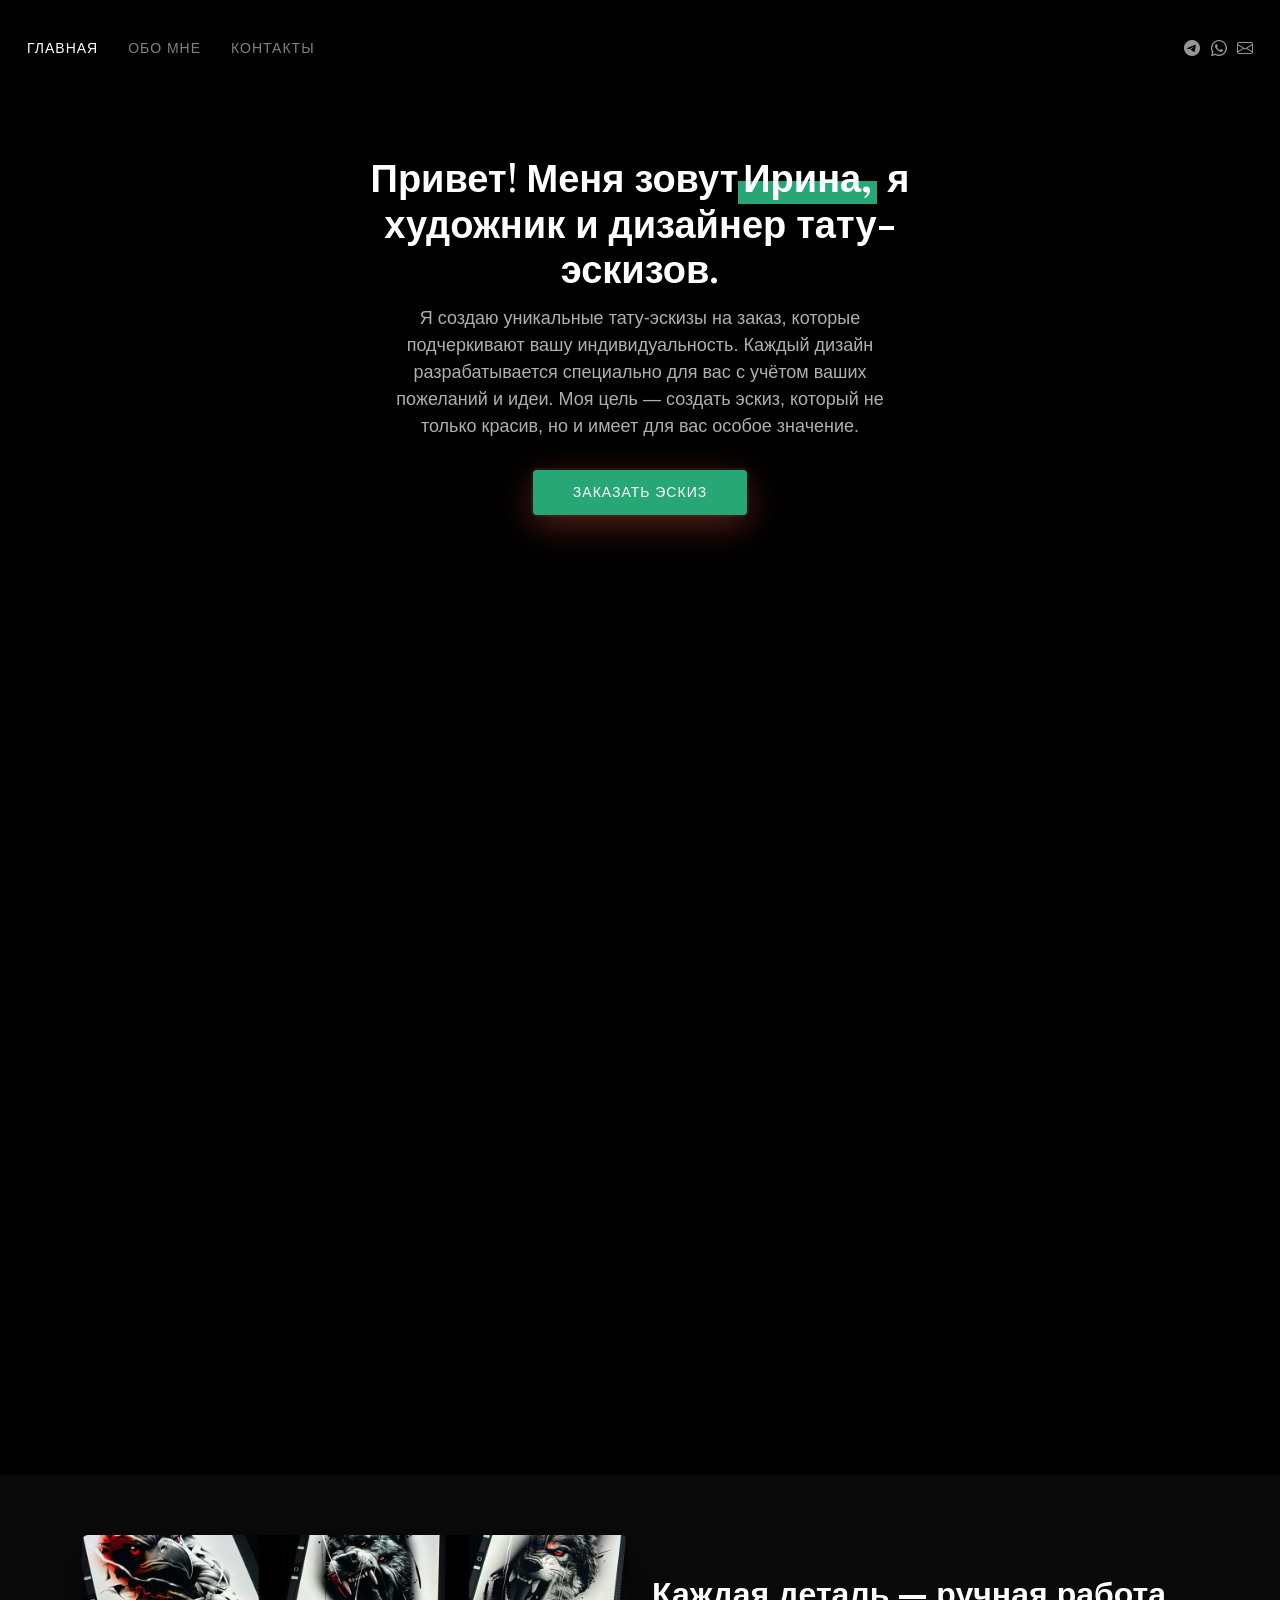
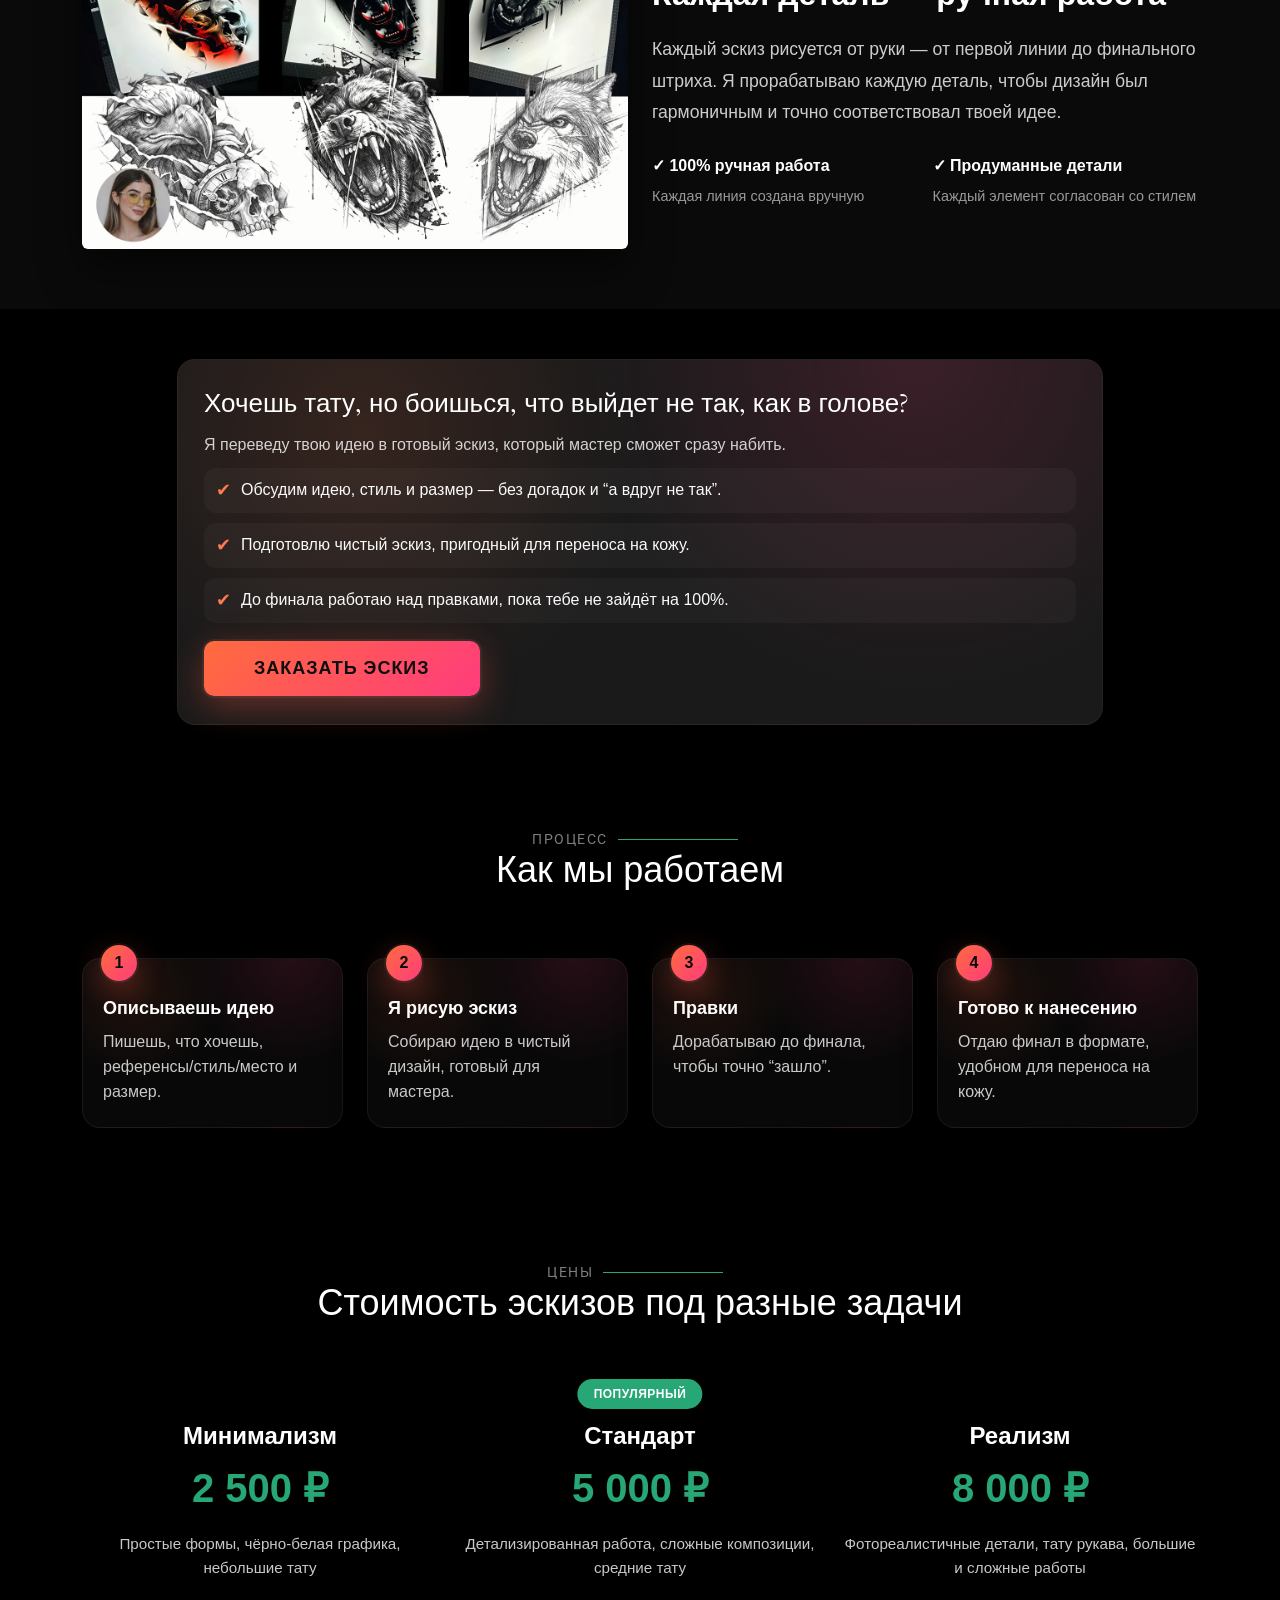
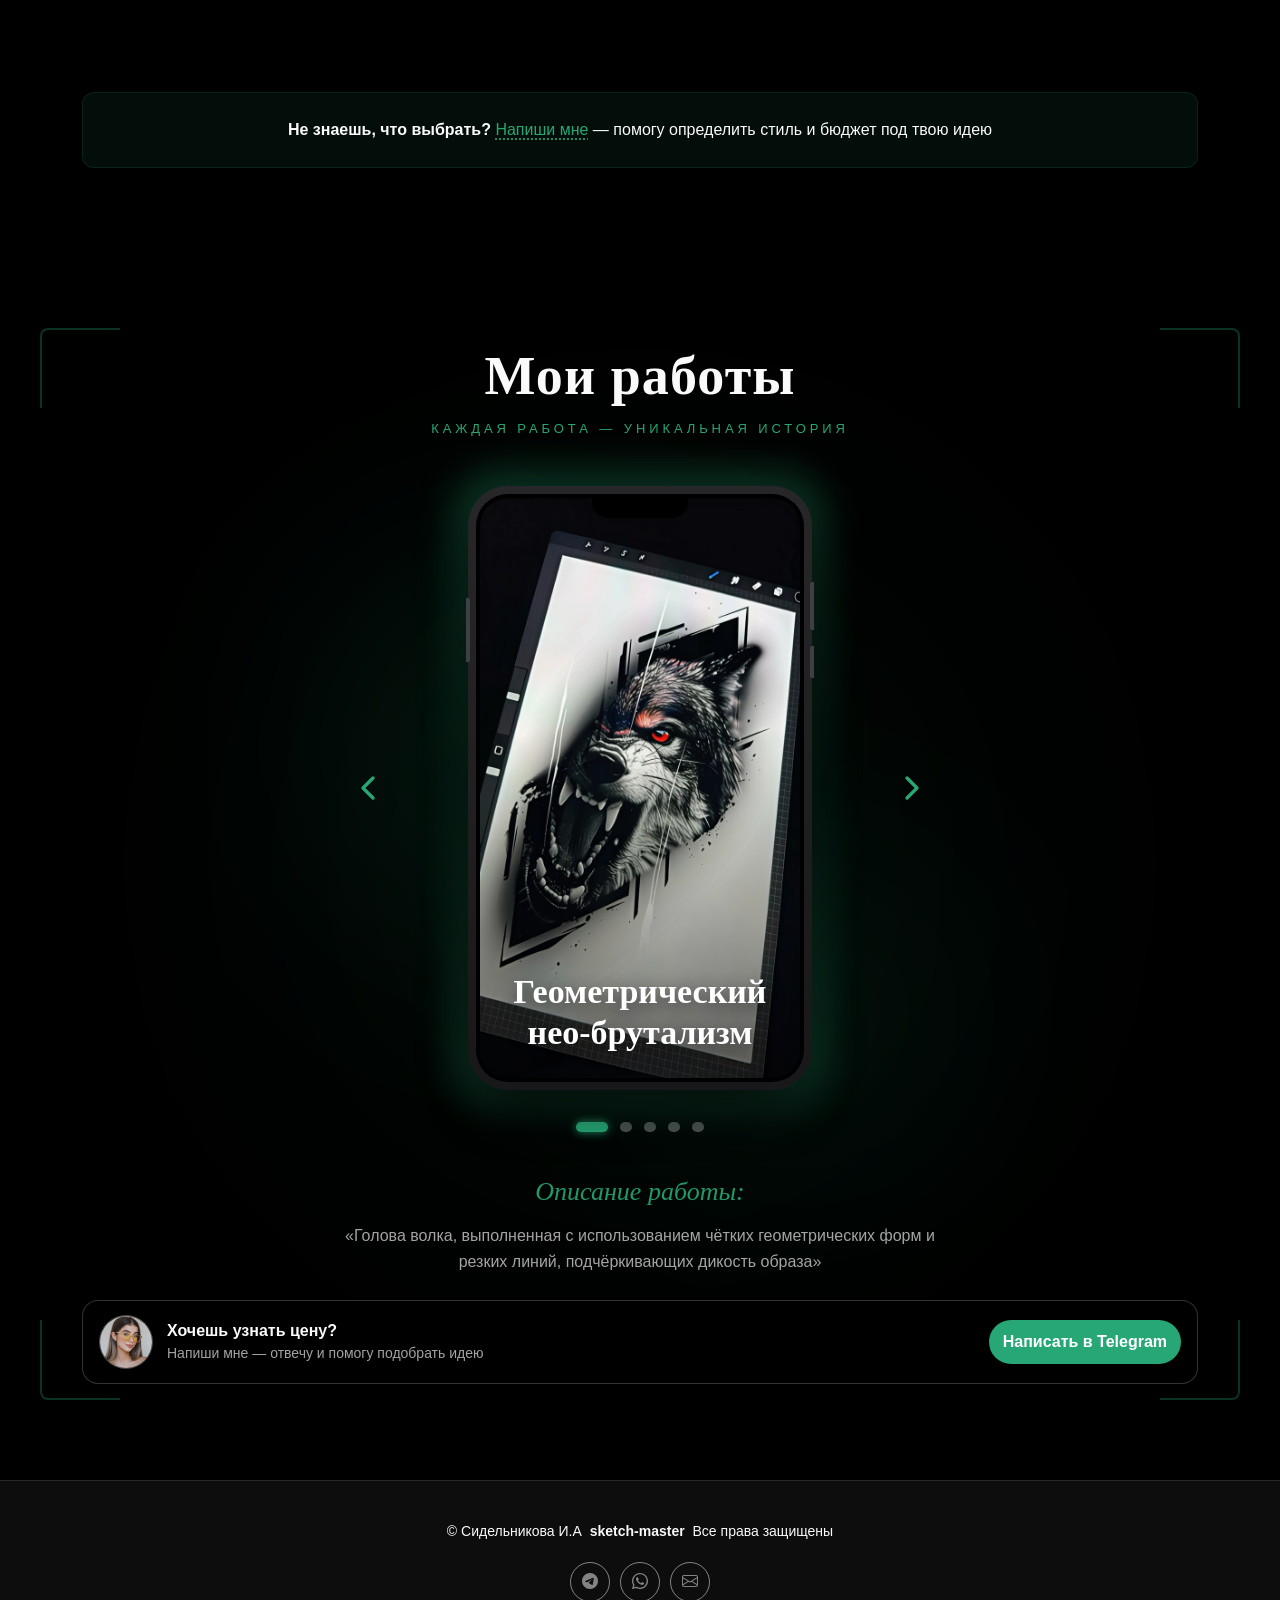
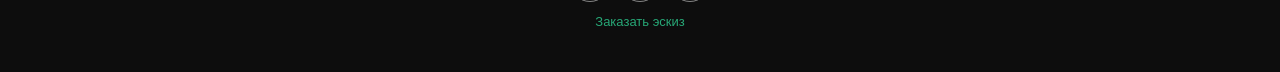
<file: index.html>
<!DOCTYPE html>
<html lang="ru">

<head>
  <meta charset="utf-8">
  <meta content="width=device-width, initial-scale=1.0" name="viewport">
  <title>sketch-master — Эскизы на заказ</title>
  <meta name="description" content="Профессиональные тату-эскизы на заказ. Уникальные дизайны, разработанные специально для вас с учётом ваших пожеланий.">
  <meta name="keywords" content="тату эскизы, эскизы на заказ, дизайн тату, татуировки, художник тату">

  <!-- DNS prefetch for external resources -->
  <link rel="dns-prefetch" href="//fonts.googleapis.com">
  <link rel="dns-prefetch" href="//fonts.gstatic.com">
  <link rel="dns-prefetch" href="//mc.yandex.ru">

  <!-- Favicons -->
  <link href="assets/img/favicon.png" rel="icon" type="image/png">
  <link href="assets/img/favicon.png" rel="shortcut icon" type="image/png">
  <link href="assets/img/apple-touch-icon.png" rel="apple-touch-icon">
  
  <!-- Яндекс Директ и Open Graph -->
  <meta property="og:title" content="sketch-master — Эскизы на заказ">
  <meta property="og:description" content="Профессиональные тату-эскизы на заказ. Уникальные дизайны, разработанные специально для вас.">
  <meta property="og:image" content="https://sketch-master.ru/assets/img/logo.png">
  <meta property="og:url" content="https://sketch-master.ru/">
  <meta property="og:type" content="website">
  <meta property="og:site_name" content="sketch-master">
  <meta property="og:locale" content="ru_RU">
  
  <!-- Twitter Card -->
  <meta name="twitter:card" content="summary_large_image">
  <meta name="twitter:title" content="sketch-master — Эскизы на заказ">
  <meta name="twitter:description" content="Профессиональные тату-эскизы на заказ">
  <meta name="twitter:image" content="https://sketch-master.ru/assets/img/logo.png">
  
  <!-- Дополнительные размеры иконок для лучшей совместимости -->
  <link rel="icon" type="image/png" sizes="16x16" href="assets/img/favicon.png">
  <link rel="icon" type="image/png" sizes="32x32" href="assets/img/favicon.png">
  <link rel="icon" type="image/png" sizes="96x96" href="assets/img/favicon.png">
  <link rel="icon" type="image/png" sizes="192x192" href="assets/img/favicon.png">

  <!-- Fonts - optimized -->
  <link rel="preconnect" href="https://fonts.googleapis.com">
  <link rel="preconnect" href="https://fonts.gstatic.com" crossorigin>
  <link rel="preload" href="https://fonts.googleapis.com/css2?family=Roboto:wght@300;400;500;700&family=Cardo:wght@400;700&display=swap" as="style" onload="this.onload=null;this.rel='stylesheet'">
  <noscript><link href="https://fonts.googleapis.com/css2?family=Roboto:wght@300;400;500;700&family=Cardo:wght@400;700&display=swap" rel="stylesheet"></noscript>

  <!-- Critical CSS preload -->
  <link rel="preload" href="assets/vendor/bootstrap/css/bootstrap.min.css" as="style">
  <link rel="preload" href="assets/css/main.css?v=2.2" as="style">

  <!-- Vendor CSS Files -->
  <link href="assets/vendor/bootstrap/css/bootstrap.min.css" rel="stylesheet">
  <link href="assets/vendor/bootstrap-icons/bootstrap-icons.css" rel="stylesheet">
  <link href="assets/vendor/aos/aos.css" rel="stylesheet">
  <link href="assets/vendor/glightbox/css/glightbox.min.css" rel="stylesheet">
  <link href="assets/vendor/swiper/swiper-bundle.min.css" rel="stylesheet">

  <!-- Main CSS File -->
  <link href="assets/css/main.css?v=2.2" rel="stylesheet">
</head>

<!-- Yandex.Metrika counter -->
<script type="text/javascript">
    (function(m,e,t,r,i,k,a){
        m[i]=m[i]||function(){(m[i].a=m[i].a||[]).push(arguments)};
        m[i].l=1*new Date();
        for (var j = 0; j < document.scripts.length; j++) {if (document.scripts[j].src === r) { return; }}
        k=e.createElement(t),a=e.getElementsByTagName(t)[0],k.async=1,k.src=r,a.parentNode.insertBefore(k,a)
    })(window, document,'script','https://mc.yandex.ru/metrika/tag.js?id=106117894', 'ym');

    ym(106117894, 'init', {ssr:true, webvisor:true, clickmap:true, ecommerce:"dataLayer", accurateTrackBounce:true, trackLinks:true});
</script>
<noscript><div><img src="https://mc.yandex.ru/watch/106117894" style="position:absolute; left:-9999px;" alt="" /></div></noscript>
<!-- /Yandex.Metrika counter -->


<body class="index-page">

  <header id="header" class="header d-flex align-items-center sticky-top">
    <div class="container-fluid position-relative d-flex align-items-center justify-content-between">
      <nav id="navmenu" class="navmenu">
        <ul>
          <li><a href="https://sketch-master.ru/" class="active">Главная<br></a></li>
          <li><a href="https://sketch-master.ru/about.html">Обо мне</a></li>
          <li><a href="https://sketch-master.ru/contact.html">Контакты</a></li>
        </ul>
        <i class="mobile-nav-toggle d-xl-none bi bi-list"></i>
      </nav>

      <div class="header-social-links">
        <a href="#" class="facebook" onclick="showMessengerConfirmation('telegram'); return false;"><i class="bi bi-facebook"></i></a>
        <a href="#" class="whatsapp" onclick="showMessengerConfirmation('whatsapp'); return false;"><i class="bi bi-whatsapp"></i></a>
        <a href="mailto:maafik@66.ru" class="instagram"><i class="bi bi-instagram"></i></a>
      </div>

    </div>
  </header>
  
  <main class="main">

    <!-- Hero Section -->
    <section id="hero" class="hero section">

      <div class="container">
        <div class="row justify-content-center">
          <div class="col-lg-6 text-center" data-aos="fade-up" data-aos-delay="100">
            <h2><span>Привет! Меня зовут</span><span class="underlight">Ирина,</span><span> я художник и дизайнер тату-эскизов.</span></h2>
            <p>Я создаю уникальные тату-эскизы на заказ, которые подчеркивают вашу индивидуальность. Каждый дизайн разрабатывается специально для вас с учётом ваших пожеланий и идеи. Моя цель — создать эскиз, который не только красив, но и имеет для вас особое значение.</p>
            <div>
              <a class="btn-get-started order-trigger" href="#order">Заказать эскиз<br></a>
            </div>
            
          </div>
        </div>
      </div>
    </section><!-- /Hero Section -->
    <section id="video-hero" class="video-hero" style="position: relative; height: 100vh; overflow: hidden;">
      <video autoplay muted loop playsinline preload="metadata"
        style="
          position: absolute;
          top: 50%;
          left: 50%;
          height: 100%;
          transform: translate(-50%, -50%);
          object-fit: contain;
          pointer-events: none;
          user-select: none;
        "
        id="background-video"
        oncontextmenu="return false;"
        onselectstart="return false;"
        ondragstart="return false;"
      >
        <source src="assets/vid/123.mp4" type="video/mp4">
      </video>
    </section>
    
    
    <script>
      // Загружаем видео после загрузки страницы с задержкой
      window.addEventListener('load', function() {
        setTimeout(function() {
          const video = document.getElementById("background-video");
          if (video) {
            video.load(); // Загружаем видео
            video.playbackRate = 0.7; // Уменьшаем скорость видео
          }
        }, 1000); // Задержка 1 секунда после загрузки страницы
      });
    </script>

    <!-- Handmade Section -->
    <section class="section" style="padding: 60px 0; background: #0a0a0a;">
      <div class="container" data-aos="fade-up" data-aos-delay="100">
        <div class="row align-items-center justify-content-center">
          <div class="col-lg-6">
            <div class="handmade-image-wrapper">
              <img id="handmadeImage" src="" alt="Ручная работа эскиза" class="img-fluid rounded" style="width: 100%; height: auto; box-shadow: 0 20px 40px rgba(0,0,0,0.5);" draggable="false" oncontextmenu="return false;" onselectstart="return false;" ondragstart="return false;">
            </div>
          </div>
          <div class="col-lg-6">
            <div class="handmade-content">
              <h3 style="color: #fff; font-size: 2rem; margin-bottom: 20px; font-weight: 700;">Каждая деталь — ручная работа</h3>
              <p style="color: #ccc; font-size: 1.1rem; line-height: 1.8; margin-bottom: 25px;">
                Каждый эскиз рисуется от руки — от первой линии до финального штриха. Я прорабатываю каждую деталь, чтобы дизайн был гармоничным и точно соответствовал твоей идее.
              </p>
              <div style="display: flex; gap: 15px; flex-wrap: wrap;">
                <div style="flex: 1; min-width: 200px;">
                  <div style="color: #fff; font-weight: 600; margin-bottom: 8px;">✓ 100% ручная работа</div>
                  <div style="color: #999; font-size: 0.9rem;">Каждая линия создана вручную</div>
                </div>
                <div style="flex: 1; min-width: 200px;">
                  <div style="color: #fff; font-weight: 600; margin-bottom: 8px;">✓ Продуманные детали</div>
                  <div style="color: #999; font-size: 0.9rem;">Каждый элемент согласован со стилем</div>
                </div>
              </div>
            </div>
          </div>
        </div>
      </div>
    </section>

    <!-- Gallery Section -->
    <section class="section" style="padding: 50px 0;">
      <div class="container" data-aos="fade-up" data-aos-delay="80">
        <div class="row justify-content-center">
          <div class="col-lg-10">
            <div class="pain-block">
              <h3>Хочешь тату, но боишься, что выйдет не так, как в голове?</h3>
              <p>Я переведу твою идею в готовый эскиз, который мастер сможет сразу набить.</p>
              <ul class="pain-bullets">
                <li><span class="icon">✔</span><span>Обсудим идею, стиль и размер — без догадок и “а вдруг не так”.</span></li>
                <li><span class="icon">✔</span><span>Подготовлю чистый эскиз, пригодный для переноса на кожу.</span></li>
                <li><span class="icon">✔</span><span>До финала работаю над правками, пока тебе не зайдёт на 100%.</span></li>
              </ul>
              <div style="margin-top: 18px;">
                <a class="btn-get-started order-trigger" href="#order">Заказать эскиз</a>
              </div>
            </div>
          </div>
        </div>
      </div>
    </section>
    <section id="work" class="section work-process">
      <div class="container" data-aos="fade-up" data-aos-delay="80">
        <div class="section-title text-center">
          <h2>Процесс</h2>
          <p>Как мы работаем</p>
        </div>

        <div class="row gy-4 justify-content-center">
          <div class="col-lg-3 col-md-6">
            <div class="work-step-card" data-aos="fade-up" data-aos-delay="100">
              <div class="work-step-badge">1</div>
              <div class="work-step-title">Описываешь идею</div>
              <div class="work-step-text">Пишешь, что хочешь, референсы/стиль/место и размер.</div>
            </div>
          </div>

          <div class="col-lg-3 col-md-6">
            <div class="work-step-card" data-aos="fade-up" data-aos-delay="150">
              <div class="work-step-badge">2</div>
              <div class="work-step-title">Я рисую эскиз</div>
              <div class="work-step-text">Собираю идею в чистый дизайн, готовый для мастера.</div>
            </div>
          </div>

          <div class="col-lg-3 col-md-6">
            <div class="work-step-card" data-aos="fade-up" data-aos-delay="200">
              <div class="work-step-badge">3</div>
              <div class="work-step-title">Правки</div>
              <div class="work-step-text">Дорабатываю до финала, чтобы точно “зашло”.</div>
            </div>
          </div>

          <div class="col-lg-3 col-md-6">
            <div class="work-step-card" data-aos="fade-up" data-aos-delay="250">
              <div class="work-step-badge">4</div>
              <div class="work-step-title">Готово к нанесению</div>
              <div class="work-step-text">Отдаю финал в формате, удобном для переноса на кожу.</div>
            </div>
          </div>
        </div>
      </div>
    </section>

    <!-- Pricing Section -->
    <section id="pricing" class="section pricing-section">
      <div class="container" data-aos="fade-up" data-aos-delay="80">
        <div class="section-title text-center">
          <h2>Цены</h2>
          <p>Стоимость эскизов под разные задачи</p>
        </div>
      </div>

      <!-- Популярный блок для мобильных -->
      <div class="pricing-popular-mobile d-block d-md-none">
        <div class="container" data-aos="fade-up" data-aos-delay="150">
          <div class="pricing-item pricing-popular">
            <span class="pricing-badge">Популярный</span>
            <h3 class="pricing-title">Стандарт</h3>
            <div>
              <div class="pricing-price">5 000 ₽</div>
              <p class="pricing-desc">Детализированная работа, сложные композиции, средние тату</p>
            </div>
          </div>
        </div>
      </div>

      <div class="container" data-aos="fade-up" data-aos-delay="80">
        <div class="row gy-4 justify-content-center">
          <div class="col-lg-4 col-md-6 d-none d-md-block">
            <div class="pricing-item" data-aos="fade-up" data-aos-delay="100">
              <h3 class="pricing-title">Минимализм</h3>
              <div>
                <div class="pricing-price">2 500 ₽</div>
                <p class="pricing-desc">Простые формы, чёрно-белая графика, небольшие тату</p>
              </div>
            </div>
          </div>

          <div class="col-lg-4 col-md-6 d-none d-md-block">
            <div class="pricing-item pricing-popular" data-aos="fade-up" data-aos-delay="150">
              <span class="pricing-badge">Популярный</span>
              <h3 class="pricing-title">Стандарт</h3>
              <div>
                <div class="pricing-price">5 000 ₽</div>
                <p class="pricing-desc">Детализированная работа, сложные композиции, средние тату</p>
              </div>
            </div>
          </div>

          <div class="col-lg-4 col-md-6 d-none d-md-block">
            <div class="pricing-item" data-aos="fade-up" data-aos-delay="200">
              <h3 class="pricing-title">Реализм</h3>
              <div>
                <div class="pricing-price">8 000 ₽</div>
                <p class="pricing-desc">Фотореалистичные детали, тату рукава, большие и сложные работы</p>
              </div>
            </div>
          </div>

          <!-- Мобильные версии остальных блоков -->
          <div class="col-12 d-block d-md-none">
            <div class="row gy-3">
              <div class="col-12">
                <div class="pricing-item" data-aos="fade-up" data-aos-delay="100">
                  <h3 class="pricing-title">Минимализм</h3>
                  <div>
                    <div class="pricing-price">2 500 ₽</div>
                    <p class="pricing-desc">Простые формы, чёрно-белая графика, небольшие тату</p>
                  </div>
                </div>
              </div>

              <div class="col-12">
                <div class="pricing-item" data-aos="fade-up" data-aos-delay="200">
                  <h3 class="pricing-title">Реализм</h3>
                  <div>
                    <div class="pricing-price">8 000 ₽</div>
                    <p class="pricing-desc">Фотореалистичные детали, тату рукава, большие и сложные работы</p>
                  </div>
                </div>
              </div>
            </div>
          </div>
        </div>

        <div class="pricing-note text-center" data-aos="fade-up" data-aos-delay="250">
          <p><strong>Не знаешь, что выбрать?</strong> <a href="#order" class="order-trigger" style="color: var(--accent-color); text-decoration: underline; text-decoration-style: dotted; text-underline-offset: 4px;">Напиши мне</a> — помогу определить стиль и бюджет под твою идею</p>
        </div>
      </div>
    </section>

    <section id="gallery-4" class="section mfb-gallery">

      <div class="mfb-gallery__bg" aria-hidden="true">
        <div class="mfb-gallery__glow mfb-gallery__glow--1"></div>
        <div class="mfb-gallery__glow mfb-gallery__glow--2"></div>
        <div class="mfb-gallery__glow mfb-gallery__glow--3"></div>

        <div class="mfb-gallery__corner mfb-gallery__corner--tl"></div>
        <div class="mfb-gallery__corner mfb-gallery__corner--tr"></div>
        <div class="mfb-gallery__corner mfb-gallery__corner--bl"></div>
        <div class="mfb-gallery__corner mfb-gallery__corner--br"></div>
      </div>

      <div class="container mfb-gallery__container">
        <div class="mfb-gallery__header">
          <h2 class="mfb-gallery__title">Мои работы</h2>
          <p class="mfb-gallery__subtitle">Каждая работа — уникальная история</p>
        </div>

        <div class="mfb-gallery__main">
          <button class="mfb-gallery__nav mfb-gallery__nav--prev" type="button" aria-label="Предыдущая работа">
            <span class="mfb-gallery__nav-glow" aria-hidden="true"></span>
            <svg class="mfb-gallery__icon" xmlns="http://www.w3.org/2000/svg" viewBox="0 0 24 24" fill="none" stroke="currentColor" stroke-width="2" stroke-linecap="round" stroke-linejoin="round" aria-hidden="true">
              <path d="m15 18-6-6 6-6" />
            </svg>
          </button>

          <div class="mfb-phone" aria-live="polite">
            <div class="mfb-phone__glow" aria-hidden="true"></div>
            <div class="mfb-phone__frame">
              <div class="mfb-phone__bezel">
                <div class="mfb-phone__notch" aria-hidden="true"></div>
                <div class="mfb-phone__screen">
                  <img id="mfbGalleryImage" class="mfb-phone__img" src="assets/img/gallery/gallery-1.jpg" alt="Геометрический нео-брутализм" loading="lazy" draggable="false" oncontextmenu="return false;">
                  <div class="mfb-phone__overlay" aria-hidden="true"></div>
                  <div class="mfb-phone__title-wrap">
                    <h3 id="mfbGalleryTitle" class="mfb-phone__title">Геометрический нео-брутализм</h3>
                  </div>
                </div>
              </div>

              <div class="mfb-phone__btn mfb-phone__btn--r1" aria-hidden="true"></div>
              <div class="mfb-phone__btn mfb-phone__btn--r2" aria-hidden="true"></div>
              <div class="mfb-phone__btn mfb-phone__btn--l" aria-hidden="true"></div>
            </div>
          </div>

          <button class="mfb-gallery__nav mfb-gallery__nav--next" type="button" aria-label="Следующая работа">
            <span class="mfb-gallery__nav-glow" aria-hidden="true"></span>
            <svg class="mfb-gallery__icon" xmlns="http://www.w3.org/2000/svg" viewBox="0 0 24 24" fill="none" stroke="currentColor" stroke-width="2" stroke-linecap="round" stroke-linejoin="round" aria-hidden="true">
              <path d="m9 18 6-6-6-6" />
            </svg>
          </button>
        </div>

        <div class="mfb-gallery__dots" id="mfbGalleryDots" aria-label="Навигация по работам"></div>

        <div class="mfb-gallery__desc">
          <p class="mfb-gallery__desc-label">Описание работы:</p>
          <p class="mfb-gallery__desc-text">«<span id="mfbGalleryDescription">Голова волка, выполненная с использованием чётких геометрических форм и резких линий, подчёркивающих дикость образа</span>»</p>
        </div>

        <div class="mfb-gallery__cta">
          <div class="mfb-cta">
            <img class="mfb-cta__avatar" src="assets/img/profile-img.png" alt="Ирина" loading="lazy">
            <div class="mfb-cta__body">
              <div class="mfb-cta__title">Хочешь узнать цену?</div>
              <div class="mfb-cta__text">Напиши мне — отвечу и помогу подобрать идею</div>
            </div>
            <a class="mfb-cta__btn" href="#" onclick="showMessengerConfirmation('telegram'); return false;">Написать в Telegram</a>
          </div>
        </div>
      </div>

    </section><!-- /Gallery Section -->

    
  </main>

  <footer id="footer" class="footer">

    <div class="container">
      <div class="copyright text-center ">
        <p>© <span>Сидельникова И.А</span> <strong class="px-1 sitename">sketch-master</strong> <span>Все права защищены</span></p>
      </div>
      <div class="social-links d-flex justify-content-center">
        <a href="#" onclick="showMessengerConfirmation('telegram'); return false;"><i class="bi bi-facebook"></i></a>
        <a href="#" onclick="showMessengerConfirmation('whatsapp'); return false;"><i class="bi bi-whatsapp"></i></a>
        <a href="mailto:maafik@66.ru"><i class="bi bi-instagram"></i></a>
      </div>
      <div class="credits">
        <!-- All the links in the footer should remain intact. -->
        <!-- You can delete the links only if you've purchased the pro version. -->
        <!-- Licensing information: https://bootstrapmade.com/license/ -->
        <!-- Purchase the pro version with working PHP/AJAX contact form: [buy-url] -->
      <a href="#order" class="order-trigger">Заказать эскиз</a>
      </div>
    </div>

  </footer>

  <!-- Order Modal -->
  <div class="order-modal" id="orderModal">
    <div class="order-modal__dialog">
      <button class="order-modal__close" type="button" aria-label="Закрыть">✕</button>
      <div class="order-modal__title">Создадим твой уникальный тату-эскиз вместе</div>
      <div class="order-modal__text">
        Напиши мне прямо сейчас, и я разработаю авторский эскиз под твой стиль и место на теле.
        2 правки бесплатно, готово за 48 часов. Твоя идея — мой дизайн!
      </div>
      <div class="order-modal__actions">
        <a class="order-modal__btn order-modal__btn--tg" href="#" onclick="showMessengerConfirmation('telegram'); return false;">Telegram</a>
        <a class="order-modal__btn order-modal__btn--wa" href="#" onclick="showMessengerConfirmation('whatsapp'); return false;">
          <span class="order-modal__btn-content">
            <span class="order-modal__btn-main">WhatsApp</span>
            <span class="order-modal__btn-sub">работает с VPN</span>
          </span>
        </a>
      </div>

      <div class="order-carousel">
        <span class="order-carousel__label">Откроется в новом окне</span>
        <div class="order-carousel__viewport">
          <div class="order-carousel__track" id="orderCarouselTrack">
            <div class="order-carousel__item">
              <img src="assets/123/photo_2025-07-03_23-08-54 (1).jpg" alt="Эскиз 1" loading="lazy" oncontextmenu="return false;" draggable="false">
            </div>
            <div class="order-carousel__item">
              <img src="assets/123/photo_2025-07-03_23-08-55 (1).jpg" alt="Эскиз 2" loading="lazy" oncontextmenu="return false;" draggable="false">
            </div>
            <div class="order-carousel__item">
              <img src="assets/123/photo_2025-07-03_23-08-55 (2) (1).jpg" alt="Эскиз 3" loading="lazy" oncontextmenu="return false;" draggable="false">
            </div>
            <div class="order-carousel__item">
              <img src="assets/123/photo_2025-07-03_23-08-55 (3) (1).jpg" alt="Эскиз 4" loading="lazy" oncontextmenu="return false;" draggable="false">
            </div>
            <div class="order-carousel__item">
              <img src="assets/123/photo_2025-07-03_23-08-56 (1).jpg" alt="Эскиз 5" loading="lazy" oncontextmenu="return false;" draggable="false">
            </div>
            <div class="order-carousel__item">
              <img src="assets/123/photo_2025-07-03_23-08-56 (2) (1).jpg" alt="Эскиз 6" loading="lazy" oncontextmenu="return false;" draggable="false">
            </div>
            <div class="order-carousel__item">
              <img src="assets/123/photo_2025-07-03_23-08-56 (3) (1).jpg" alt="Эскиз 7" loading="lazy" oncontextmenu="return false;" draggable="false">
            </div>
            <div class="order-carousel__item">
              <img src="assets/123/photo_2025-07-03_23-08-56 (4) (1).jpg" alt="Эскиз 8" loading="lazy" oncontextmenu="return false;" draggable="false">
            </div>
          </div>
          <div class="order-carousel__nav">
            <button class="order-carousel__arrow order-carousel__arrow--prev" type="button" data-dir="-1">‹</button>
            <button class="order-carousel__arrow order-carousel__arrow--next" type="button" data-dir="1">›</button>
          </div>
        </div>
        <small>Примеры работ</small>
      </div>
    </div>
  </div>

  <!-- WhatsApp Modal -->
  <div class="order-modal" id="whatsappModal" style="display: none;">
    <div class="order-modal__dialog">
      <button class="order-modal__close" type="button" aria-label="Закрыть" onclick="closeWhatsAppModal()">✕</button>
      <div class="order-modal__title">Написать в WhatsApp</div>
      <div class="order-modal__text">
        Для работы WhatsApp в России нужно включить VPN. Если у вас нет VPN, лучше воспользуйтесь Telegram.
      </div>
      <div class="order-modal__actions">
        <a class="order-modal__btn order-modal__btn--wa" href="https://wa.me/79517623467?text=%D0%97%D0%B4%D1%80%D0%B0%D0%B2%D1%81%D1%82%D0%B2%D1%83%D0%B9%D1%82%D0%B5!%20%D0%A5%D0%BE%D1%87%D1%83%20%D0%B7%D0%B0%D0%BA%D0%B0%D0%B7%D0%B0%D1%82%D1%8C%20%D1%8D%D1%81%D0%BA%D0%B8%D0%B7." target="_blank" rel="noopener">
          <span class="order-modal__btn-content">
            <span class="order-modal__btn-main">WhatsApp</span>
            <span class="order-modal__btn-sub">работает с VPN</span>
          </span>
        </a>
        <a class="order-modal__btn order-modal__btn--tg" href="https://t.me/Irinasketchs?text=%D0%97%D0%B4%D1%80%D0%B0%D0%B2%D1%81%D1%82%D0%B2%D1%83%D0%B9%D1%82%D0%B5!%20%D0%A5%D0%BE%D1%87%D1%83%20%D0%B7%D0%B0%D0%BA%D0%B0%D0%B7%D0%B0%D1%82%D1%8C%20%D1%8D%D1%81%D0%BA%D0%B8%D0%B7." target="_blank" rel="noopener">Написать в Telegram</a>
      </div>
    </div>
  </div>

  <!-- Messenger Confirmation Modal -->
  <div class="order-modal" id="messengerConfirmationModal" style="display: none;">
    <div class="order-modal__dialog">
      <button class="order-modal__close" type="button" aria-label="Закрыть" onclick="closeMessengerConfirmation()">✕</button>
      <div class="order-modal__title">Подтверждение перехода</div>
      <div class="order-modal__text">
        Вы действительно хотите перейти в мессенджер для заказа эскиза? Я отвечу на ваше сообщение в течение часа.
      </div>
      <div class="order-modal__actions">
        <a class="order-modal__btn order-modal__btn--tg" id="confirmTelegramBtn" href="#" target="_blank" rel="noopener">Да, перейти в Telegram</a>
        <a class="order-modal__btn order-modal__btn--wa" id="confirmWhatsAppBtn" href="#" target="_blank" rel="noopener" style="display: none;">
          <span class="order-modal__btn-content">
            <span class="order-modal__btn-main">Да, перейти в WhatsApp</span>
            <span class="order-modal__btn-sub">нужен VPN</span>
          </span>
        </a>
        <button class="order-modal__btn" onclick="closeMessengerConfirmation()" style="background: #666; text-decoration: none;">Отмена</button>
      </div>
    </div>
  </div>

  <!-- Scroll Top -->
  <a href="#" id="scroll-top" class="scroll-top d-flex align-items-center justify-content-center"><i class="bi bi-arrow-up-short"></i></a>

  <!-- Preloader -->
  <div id="preloader">
    <div class="line"></div>
  </div>

  <!-- Critical JS preload -->
  <link rel="preload" href="assets/vendor/bootstrap/js/bootstrap.bundle.min.js" as="script">
  <link rel="preload" href="assets/vendor/aos/aos.js" as="script">
  <link rel="preload" href="assets/js/main.js?v=2.2" as="script">

  <!-- Vendor JS Files -->
  <script src="assets/vendor/bootstrap/js/bootstrap.bundle.min.js" defer></script>
  <script src="assets/vendor/php-email-form/validate.js" defer></script>
  <script src="assets/vendor/aos/aos.js" defer></script>
  <script src="assets/vendor/glightbox/js/glightbox.min.js" defer></script>
  <script src="assets/vendor/swiper/swiper-bundle.min.js" defer></script>

  <!-- Main JS File -->
  <script src="assets/js/main.js?v=2.2" defer></script>

  <!-- Tracking scripts - loaded after page load for better performance -->
  <script>
    // Messenger Confirmation Modal functions
    function showMessengerConfirmation(messenger) {
      const modal = document.getElementById('messengerConfirmationModal');
      const telegramBtn = document.getElementById('confirmTelegramBtn');
      const whatsappBtn = document.getElementById('confirmWhatsAppBtn');
      
      // Сбрасываем видимость кнопок
      telegramBtn.style.display = 'none';
      whatsappBtn.style.display = 'none';
      
      if (messenger === 'telegram') {
        telegramBtn.href = 'https://t.me/Irinasketchs?text=%D0%97%D0%B4%D1%80%D0%B0%D0%B2%D1%81%D1%82%D0%B2%D1%83%D0%B9%D1%82%D0%B5!%20%D0%A5%D0%BE%D1%87%D1%83%20%D0%B7%D0%B0%D0%BA%D0%B0%D0%B7%D0%B0%D1%82%D1%8C%20%D1%8D%D1%81%D0%BA%D0%B8%D0%B7.';
        telegramBtn.style.display = 'block';
        
        // Отправляем событие в Яндекс Метрику для качественной конверсии
        if (typeof ym !== 'undefined') {
          ym(106117894, 'reachGoal', 'MESSENGER_CONFIRMATION_SHOW');
        }
      } else if (messenger === 'whatsapp') {
        whatsappBtn.href = 'https://wa.me/79517623467?text=%D0%97%D0%B4%D1%80%D0%B0%D0%B2%D1%81%D1%82%D0%B2%D1%83%D0%B9%D1%82%D0%B5!%20%D0%A5%D0%BE%D1%87%D1%83%20%D0%B7%D0%B0%D0%BA%D0%B0%D0%B7%D0%B0%D1%82%D1%8C%20%D1%8D%D1%81%D0%BA%D0%B8%D0%B7.';
        whatsappBtn.style.display = 'block';
        
        // Отправляем событие в Яндекс Метрику для качественной конверсии
        if (typeof ym !== 'undefined') {
          ym(106117894, 'reachGoal', 'MESSENGER_CONFIRMATION_SHOW');
        }
      }
      
      modal.style.display = 'flex';
      document.body.style.overflow = 'hidden';
    }
    
    function closeMessengerConfirmation() {
      const modal = document.getElementById('messengerConfirmationModal');
      modal.style.display = 'none';
      document.body.style.overflow = '';
    }
    
    // Отслеживаем подтвержденный переход как целевое действие
    document.addEventListener('DOMContentLoaded', function() {
      const telegramBtn = document.getElementById('confirmTelegramBtn');
      const whatsappBtn = document.getElementById('confirmWhatsAppBtn');
      
      if (telegramBtn) {
        telegramBtn.addEventListener('click', function() {
          if (typeof ym !== 'undefined') {
            ym(106117894, 'reachGoal', 'TELEGRAM_QUALITY_LEAD');
          }
        });
      }
      
      if (whatsappBtn) {
        whatsappBtn.addEventListener('click', function() {
          if (typeof ym !== 'undefined') {
            ym(106117894, 'reachGoal', 'WHATSAPP_QUALITY_LEAD');
          }
        });
      }
    });

    // WhatsApp Modal functions
    function openWhatsAppModal() {
      document.getElementById('whatsappModal').style.display = 'flex';
      document.body.style.overflow = 'hidden';
    }
    
    function closeWhatsAppModal() {
      document.getElementById('whatsappModal').style.display = 'none';
      document.body.style.overflow = '';
    }
    
    // Close modal when clicking outside
    document.addEventListener('click', function(event) {
      const whatsappModal = document.getElementById('whatsappModal');
      const confirmationModal = document.getElementById('messengerConfirmationModal');
      
      if (event.target === whatsappModal) {
        closeWhatsAppModal();
      }
      if (event.target === confirmationModal) {
        closeMessengerConfirmation();
      }
    });

    window.addEventListener('load', function() {
      setTimeout(function() {
        // Загружаем изображение с задержкой 1 секунду
        const handmadeImage = document.getElementById("handmadeImage");
        if (handmadeImage) {
          handmadeImage.src = "assets/img/gallery/123123123.jpg";
        }
        
        // Top.Mail.Ru counter - DISABLED for performance
        /*
        var _tmr = window._tmr || (window._tmr = []);
        _tmr.push({id: "3636165", type: "pageView", start: (new Date()).getTime()});
        (function (d, w, id) {
          if (d.getElementById(id)) return;
          var ts = d.createElement("script"); ts.type = "text/javascript"; ts.async = true; ts.id = id;
          ts.src = "https://top-fwz1.mail.ru/js/code.js";
          var f = function () {var s = d.getElementsByTagName("script")[0]; s.parentNode.insertBefore(ts, s);};
          if (w.opera == "[object Opera]") { d.addEventListener("DOMContentLoaded", f, false); } else { f(); }
        })(document, window, "tmr-code");
        */

        // TikTok Pixel Code - DISABLED for performance
        /*
        !function (w, d, t) {
          w.TiktokAnalyticsObject=t;var ttq=w[t]=w[t]||[];ttq.methods=["page","track","identify","instances","debug","on","off","once","ready","alias","group","enableCookie","disableCookie","holdConsent","revokeConsent","grantConsent"],ttq.setAndDefer=function(t,e){t[e]=function(){t.push([e].concat(Array.prototype.slice.call(arguments,0)))}};for(var i=0;i<ttq.methods.length;i++)ttq.setAndDefer(ttq,ttq.methods[i]);ttq.instance=function(t){for(
          var e=ttq._i[t]||[],n=0;n<ttq.methods.length;n++)ttq.setAndDefer(e,ttq.methods[n]);return e},ttq.load=function(e,n){var r="https://analytics.tiktok.com/i18n/pixel/events.js",o=n&&n.partner;ttq._i=ttq._i||{},ttq._i[e]=[],ttq._i[e]._u=r,ttq._t=ttq._t||{},ttq._t[e]=+new Date,ttq._o=ttq._o||{},ttq._o[e]=n||{};n=document.createElement("script")
          ;n.type="text/javascript",n.async=!0,n.src=r+"?sdkid="+e+"&lib="+t;e=document.getElementsByTagName("script")[0];e.parentNode.insertBefore(n,e)};
          
            ttq.load('D0GA8H3C77U9TS4J8B10');
            ttq.page();
          }(window, document, 'ttq');
        */
      }, 1000); // Минимальная задержка для будущих скриптов
    });
  </script>
  <!-- Top.Mail.Ru noscript - DISABLED for performance -->
  <!-- <noscript>
    <div><img src="https://top-fwz1.mail.ru/counter?id=3636165;js=na" style="position:absolute;left:-9999px;" alt="Top.Mail.Ru" /></div>
  </noscript> -->

</body>

</html>
</file>
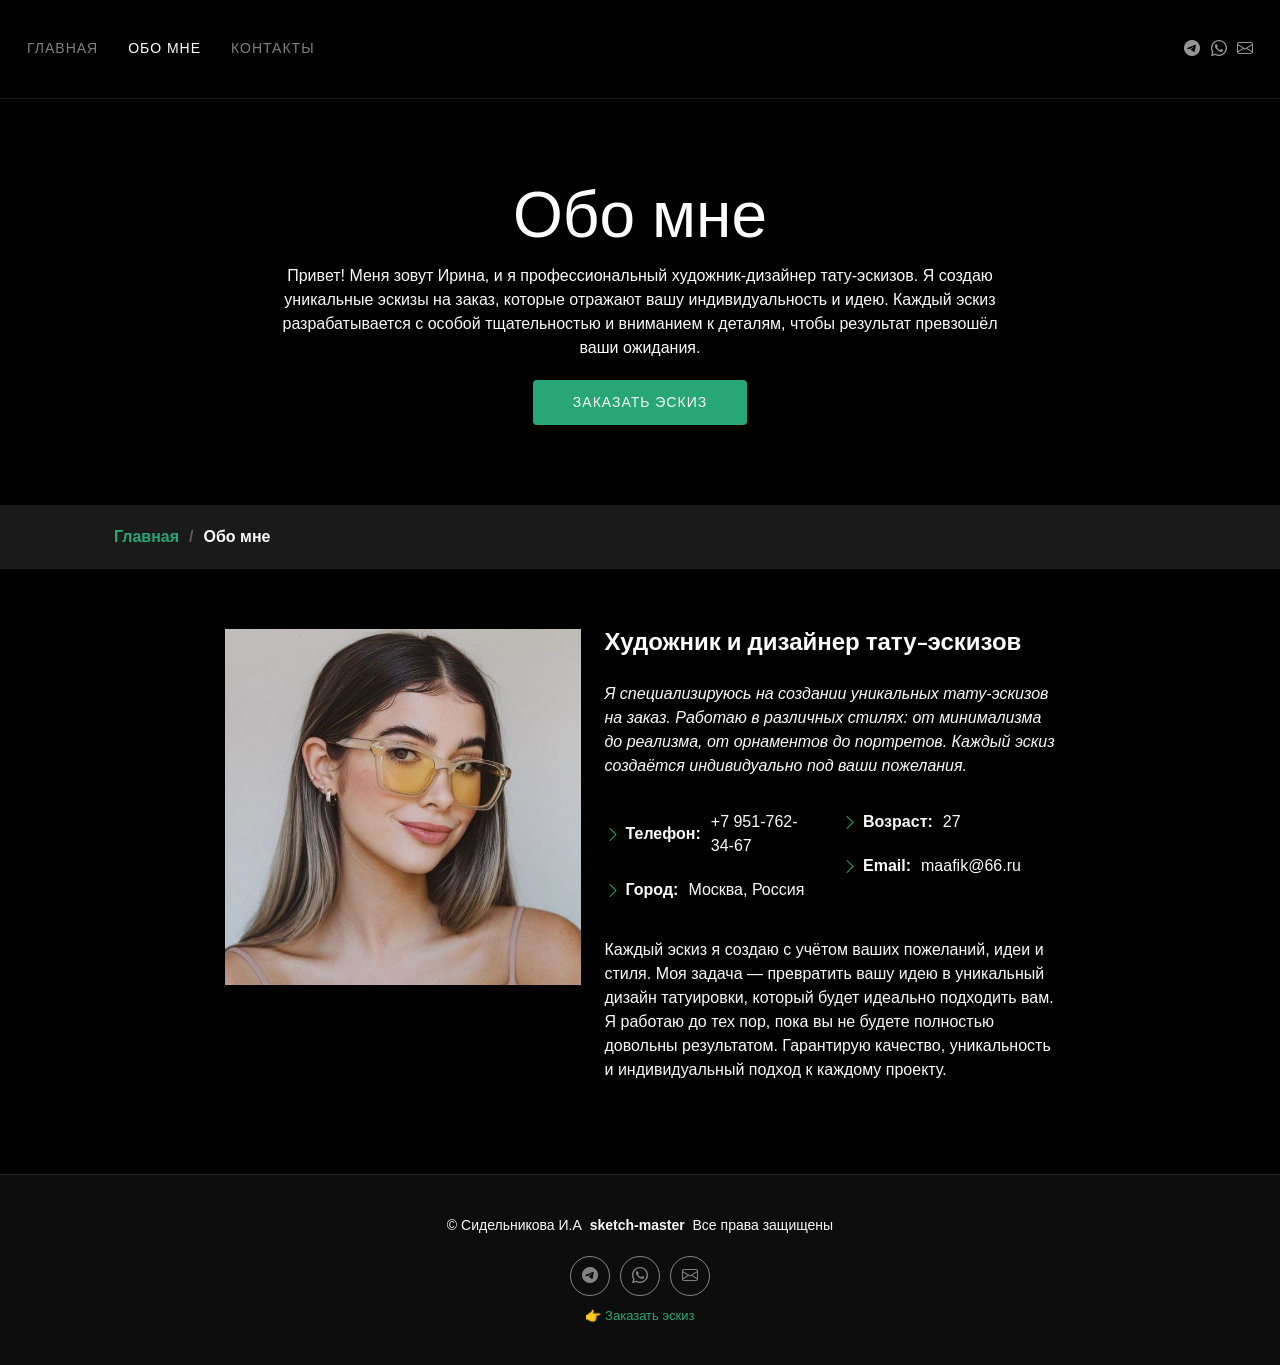
<file: about.html>
<!DOCTYPE html>
<html lang="en">

<head>
  <meta charset="utf-8">
  <meta content="width=device-width, initial-scale=1.0" name="viewport">
  <title>sketch-master — Обо мне</title>
  <meta name="description" content="Обо мне - Ирина, художник и дизайнер тату-эскизов. Создаю уникальные дизайны на заказ с учётом ваших пожеланий.">
  <meta name="keywords" content="обо мне, художник тату, дизайнер эскизов, тату мастер, ирина, портфолио">

  <!-- DNS prefetch for external resources -->
  <link rel="dns-prefetch" href="//fonts.googleapis.com">
  <link rel="dns-prefetch" href="//fonts.gstatic.com">
  <link rel="dns-prefetch" href="//mc.yandex.ru">

  <!-- Favicons -->
  <link rel="icon" href="/favicon.ico" type="image/x-icon">
  <link href="assets/img/favicon.png" rel="icon">
  <link href="assets/img/apple-touch-icon.png" rel="apple-touch-icon">

  <!-- Fonts - optimized -->
  <link rel="preconnect" href="https://fonts.googleapis.com">
  <link rel="preconnect" href="https://fonts.gstatic.com" crossorigin>
  <link rel="preload" href="https://fonts.googleapis.com/css2?family=Roboto:wght@300;400;500;700&family=Cardo:wght@400;700&display=swap" as="style" onload="this.onload=null;this.rel='stylesheet'">
  <noscript><link href="https://fonts.googleapis.com/css2?family=Roboto:wght@300;400;500;700&family=Cardo:wght@400;700&display=swap" rel="stylesheet"></noscript>


  <!-- Vendor CSS Files -->
  <link href="assets/vendor/bootstrap/css/bootstrap.min.css" rel="stylesheet">
  <link href="assets/vendor/bootstrap-icons/bootstrap-icons.css" rel="stylesheet">
  <link href="assets/vendor/aos/aos.css" rel="stylesheet">
  <link href="assets/vendor/glightbox/css/glightbox.min.css" rel="stylesheet">
  <link href="assets/vendor/swiper/swiper-bundle.min.css" rel="stylesheet">

  <!-- Main CSS File -->
  <link href="assets/css/main.css?v=2.0" rel="stylesheet">


  <!-- =======================================================
  * Template Name: PhotoFolio
  * Template URL: https://bootstrapmade.com/photofolio-bootstrap-photography-website-template/
  * Author: BootstrapMade.com
  ======================================================== -->
</head>
<!-- Yandex.Metrika counter -->
<script type="text/javascript">
    (function(m,e,t,r,i,k,a){
        m[i]=m[i]||function(){(m[i].a=m[i].a||[]).push(arguments)};
        m[i].l=1*new Date();
        for (var j = 0; j < document.scripts.length; j++) {if (document.scripts[j].src === r) { return; }}
        k=e.createElement(t),a=e.getElementsByTagName(t)[0],k.async=1,k.src=r,a.parentNode.insertBefore(k,a)
    })(window, document,'script','https://mc.yandex.ru/metrika/tag.js?id=106117894', 'ym');

    ym(106117894, 'init', {ssr:true, webvisor:true, clickmap:true, ecommerce:"dataLayer", accurateTrackBounce:true, trackLinks:true});
</script>
<noscript><div><img src="https://mc.yandex.ru/watch/106117894" style="position:absolute; left:-9999px;" alt="" /></div></noscript>
<!-- /Yandex.Metrika counter -->


<body class="about-page">

  <header id="header" class="header d-flex align-items-center sticky-top">
    <div class="container-fluid position-relative d-flex align-items-center justify-content-between">

      
      <nav id="navmenu" class="navmenu">
        <ul>
          <li><a href="https://sketch-master.ru/">Главная<br></a></li>
          <li><a href="https://sketch-master.ru/about.html" class="active">Обо мне</a></li>
          <li><a href="https://sketch-master.ru/contact.html">Контакты</a></li>
        </ul>
        <i class="mobile-nav-toggle d-xl-none bi bi-list"></i>
      </nav>

      <div class="header-social-links">
        <a href="#" class="facebook" onclick="showMessengerConfirmation('telegram'); return false;"><i class="bi bi-facebook"></i></a>
        <a href="#" class="whatsapp" onclick="showMessengerConfirmation('whatsapp'); return false;"><i class="bi bi-whatsapp"></i></a>
        <a href="mailto:maafik@66.ru" class="instagram"><i class="bi bi-instagram"></i></a>
      </div>

    </div>
  </header>
  <main class="main">

    <!-- Page Title -->
    <div class="page-title" data-aos="fade">
      <div class="heading">
        <div class="container">
          <div class="row d-flex justify-content-center text-center">
            <div class="col-lg-8">
              <h1>Обо мне</h1>
<p class="mb-0">Привет! Меня зовут Ирина, и я профессиональный художник-дизайнер тату-эскизов. 
  Я создаю уникальные эскизы на заказ, которые отражают вашу индивидуальность и идею. 
  Каждый эскиз разрабатывается с особой тщательностью и вниманием к деталям, чтобы результат превзошёл ваши ожидания.</p>

              <a href="https://sketch-master.ru/contact.html" class="cta-btn">Заказать эскиз<br></a>
            </div>
          </div>
        </div>
      </div>
      <nav class="breadcrumbs">
        <div class="container">
          <ol>
            <li><a href="https://sketch-master.ru/">Главная</a></li>
            <li class="current">Обо мне</li>
          </ol>
        </div>
      </nav>
    </div><!-- End Page Title -->

    <!-- About Section -->
    <section id="about" class="about section">

      <div class="container" data-aos="fade-up" data-aos-delay="100">

        <div class="row gy-4 justify-content-center">
          <div class="col-lg-4">
            <img src="assets/img/profile-img.png" class="img-fluid" alt="">
          </div>
          <div class="col-lg-5 content">
            <h2>Художник и дизайнер тату-эскизов</h2>
<p class="fst-italic py-3">
 Я специализируюсь на создании уникальных тату-эскизов на заказ. Работаю в различных стилях: от минимализма до реализма, от орнаментов до портретов. Каждый эскиз создаётся индивидуально под ваши пожелания.
</p>

     
            <div class="row">
              <div class="col-lg-6">
                <ul>
                  <li><i class="bi bi-chevron-right"></i> <strong>Телефон:</strong> <span>+7 951-762-34-67</span></li>
                  <li><i class="bi bi-chevron-right"></i> <strong>Город:</strong> <span>Москва, Россия</span></li>
                </ul>
              </div>
              <div class="col-lg-6">
                <ul>
                  <li><i class="bi bi-chevron-right"></i> <strong>Возраст:</strong> <span>27</span></li>
                  <li><i class="bi bi-chevron-right"></i> <strong>Email:</strong> <span>maafik@66.ru</span></li>
                </ul>
              </div>
            </div>
            
<p class="py-3">
   Каждый эскиз я создаю с учётом ваших пожеланий, идеи и стиля. 
  Моя задача — превратить вашу идею в уникальный дизайн татуировки, который будет идеально подходить вам. 
  Я работаю до тех пор, пока вы не будете полностью довольны результатом. 
  Гарантирую качество, уникальность и индивидуальный подход к каждому проекту.
</p>

          </div>
        </div>

      </div>

    </section><!-- /About Section -->

  </main>

  <footer id="footer" class="footer">

    <div class="container">
      <div class="copyright text-center ">
        <p>© <span>Сидельникова И.А</span> <strong class="px-1 sitename">sketch-master</strong> <span> Все права защищены</span></p>
      </div>
      <div class="social-links d-flex justify-content-center">
        <a href="#" onclick="showMessengerConfirmation('telegram'); return false;"><i class="bi bi-facebook"></i></a>
        <a href="#" onclick="showMessengerConfirmation('whatsapp'); return false;"><i class="bi bi-whatsapp"></i></a>
        <a href="mailto:maafik@66.ru"><i class="bi bi-instagram"></i></a>
      </div>
      <div class="credits">
        <!-- All the links in the footer should remain intact. -->
        <!-- You can delete the links only if you've purchased the pro version. -->
        <!-- Licensing information: https://bootstrapmade.com/license/ -->
        <!-- Purchase the pro version with working PHP/AJAX contact form: [buy-url] -->
<a href="https://sketch-master.ru/contact.html">👉 Заказать эскиз</a>
      </div>
    </div>

  </footer>

  <!-- WhatsApp Modal -->
  <div class="order-modal" id="whatsappModal" style="display: none;">
    <div class="order-modal__dialog">
      <button class="order-modal__close" type="button" aria-label="Закрыть" onclick="closeWhatsAppModal()">✕</button>
      <div class="order-modal__title">Написать в WhatsApp</div>
      <div class="order-modal__text">
        Для работы WhatsApp в России нужно включить VPN. Если у вас нет VPN, лучше воспользуйтесь Telegram.
      </div>
      <div class="order-modal__actions">
        <a class="order-modal__btn order-modal__btn--wa" href="https://wa.me/79517623467?text=%D0%97%D0%B4%D1%80%D0%B0%D0%B2%D1%81%D1%82%D0%B2%D1%83%D0%B9%D1%82%D0%B5!%20%D0%A5%D0%BE%D1%87%D1%83%20%D0%B7%D0%B0%D0%BA%D0%B0%D0%B7%D0%B0%D1%82%D1%8C%20%D1%8D%D1%81%D0%BA%D0%B8%D0%B7." target="_blank" rel="noopener">
          <span class="order-modal__btn-content">
            <span class="order-modal__btn-main">WhatsApp</span>
            <span class="order-modal__btn-sub">работает с VPN</span>
          </span>
        </a>
        <a class="order-modal__btn order-modal__btn--tg" href="https://t.me/Irinasketchs?text=%D0%97%D0%B4%D1%80%D0%B0%D0%B2%D1%81%D1%82%D0%B2%D1%83%D0%B9%D1%82%D0%B5!%20%D0%A5%D0%BE%D1%87%D1%83%20%D0%B7%D0%B0%D0%BA%D0%B0%D0%B7%D0%B0%D1%82%D1%8C%20%D1%8D%D1%81%D0%BA%D0%B8%D0%B7." target="_blank" rel="noopener">Написать в Telegram</a>
      </div>
    </div>
  </div>

  <!-- Messenger Confirmation Modal -->
  <div class="order-modal" id="messengerConfirmationModal" style="display: none;">
    <div class="order-modal__dialog">
      <button class="order-modal__close" type="button" aria-label="Закрыть" onclick="closeMessengerConfirmation()">✕</button>
      <div class="order-modal__title">Подтверждение перехода</div>
      <div class="order-modal__text">
        Вы действительно хотите перейти в мессенджер для заказа эскиза? Я отвечу на ваше сообщение в течение часа.
      </div>
      <div class="order-modal__actions">
        <a class="order-modal__btn order-modal__btn--tg" id="confirmTelegramBtn" href="#" target="_blank" rel="noopener">Да, перейти в Telegram</a>
        <a class="order-modal__btn order-modal__btn--wa" id="confirmWhatsAppBtn" href="#" target="_blank" rel="noopener" style="display: none;">
          <span class="order-modal__btn-content">
            <span class="order-modal__btn-main">Да, перейти в WhatsApp</span>
            <span class="order-modal__btn-sub">нужен VPN</span>
          </span>
        </a>
        <button class="order-modal__btn" onclick="closeMessengerConfirmation()" style="background: #666; text-decoration: none;">Отмена</button>
      </div>
    </div>
  </div>

  <!-- Scroll Top -->
  <a href="#" id="scroll-top" class="scroll-top d-flex align-items-center justify-content-center"><i class="bi bi-arrow-up-short"></i></a>

  <!-- Preloader -->
  <div id="preloader">
    <div class="line"></div>
  </div>

  <!-- Critical JS preload -->
  <link rel="preload" href="assets/vendor/bootstrap/js/bootstrap.bundle.min.js" as="script">
  <link rel="preload" href="assets/vendor/aos/aos.js" as="script">
  <link rel="preload" href="assets/js/main.js?v=2.0" as="script">

  <!-- Vendor JS Files -->
  <script src="assets/vendor/bootstrap/js/bootstrap.bundle.min.js" defer></script>
  <script src="assets/vendor/php-email-form/validate.js" defer></script>
  <script src="assets/vendor/aos/aos.js" defer></script>
  <script src="assets/vendor/glightbox/js/glightbox.min.js" defer></script>
  <script src="assets/vendor/swiper/swiper-bundle.min.js" defer></script>

  <!-- Main JS File -->
  <script src="assets/js/main.js?v=2.0" defer></script>

  <!-- Messenger Confirmation Modal functions -->
  <script>
    // Messenger Confirmation Modal functions
    function showMessengerConfirmation(messenger) {
      const modal = document.getElementById('messengerConfirmationModal');
      const telegramBtn = document.getElementById('confirmTelegramBtn');
      const whatsappBtn = document.getElementById('confirmWhatsAppBtn');
      
      // Сбрасываем видимость кнопок
      telegramBtn.style.display = 'none';
      whatsappBtn.style.display = 'none';
      
      if (messenger === 'telegram') {
        telegramBtn.href = 'https://t.me/Irinasketchs?text=%D0%97%D0%B4%D1%80%D0%B0%D0%B2%D1%81%D1%82%D0%B2%D1%83%D0%B9%D1%82%D0%B5!%20%D0%A5%D0%BE%D1%87%D1%83%20%D0%B7%D0%B0%D0%BA%D0%B0%D0%B7%D0%B0%D1%82%D1%8C%20%D1%8D%D1%81%D0%BA%D0%B8%D0%B7.';
        telegramBtn.style.display = 'block';
        
        // Отправляем событие в Яндекс Метрику для качественной конверсии
        if (typeof ym !== 'undefined') {
          ym(106117894, 'reachGoal', 'MESSENGER_CONFIRMATION_SHOW');
        }
      } else if (messenger === 'whatsapp') {
        whatsappBtn.href = 'https://wa.me/79517623467?text=%D0%97%D0%B4%D1%80%D0%B0%D0%B2%D1%81%D1%82%D0%B2%D1%83%D0%B9%D1%82%D0%B5!%20%D0%A5%D0%BE%D1%87%D1%83%20%D0%B7%D0%B0%D0%BA%D0%B0%D0%B7%D0%B0%D1%82%D1%8C%20%D1%8D%D1%81%D0%BA%D0%B8%D0%B7.';
        whatsappBtn.style.display = 'block';
        
        // Отправляем событие в Яндекс Метрику для качественной конверсии
        if (typeof ym !== 'undefined') {
          ym(106117894, 'reachGoal', 'MESSENGER_CONFIRMATION_SHOW');
        }
      }
      
      modal.style.display = 'flex';
      document.body.style.overflow = 'hidden';
    }
    
    function closeMessengerConfirmation() {
      const modal = document.getElementById('messengerConfirmationModal');
      modal.style.display = 'none';
      document.body.style.overflow = '';
    }
    
    // Отслеживаем подтвержденный переход как целевое действие
    document.addEventListener('DOMContentLoaded', function() {
      const telegramBtn = document.getElementById('confirmTelegramBtn');
      const whatsappBtn = document.getElementById('confirmWhatsAppBtn');
      
      if (telegramBtn) {
        telegramBtn.addEventListener('click', function() {
          if (typeof ym !== 'undefined') {
            ym(106117894, 'reachGoal', 'TELEGRAM_QUALITY_LEAD');
          }
        });
      }
      
      if (whatsappBtn) {
        whatsappBtn.addEventListener('click', function() {
          if (typeof ym !== 'undefined') {
            ym(106117894, 'reachGoal', 'WHATSAPP_QUALITY_LEAD');
          }
        });
      }
    });

    // WhatsApp Modal functions
    function openWhatsAppModal() {
      document.getElementById('whatsappModal').style.display = 'flex';
      document.body.style.overflow = 'hidden';
    }
    
    function closeWhatsAppModal() {
      document.getElementById('whatsappModal').style.display = 'none';
      document.body.style.overflow = '';
    }
    
    // Close modal when clicking outside
    document.addEventListener('click', function(event) {
      const whatsappModal = document.getElementById('whatsappModal');
      const confirmationModal = document.getElementById('messengerConfirmationModal');
      
      if (event.target === whatsappModal) {
        closeWhatsAppModal();
      }
      if (event.target === confirmationModal) {
        closeMessengerConfirmation();
      }
    });
  </script>

</body>

</html>
</file>
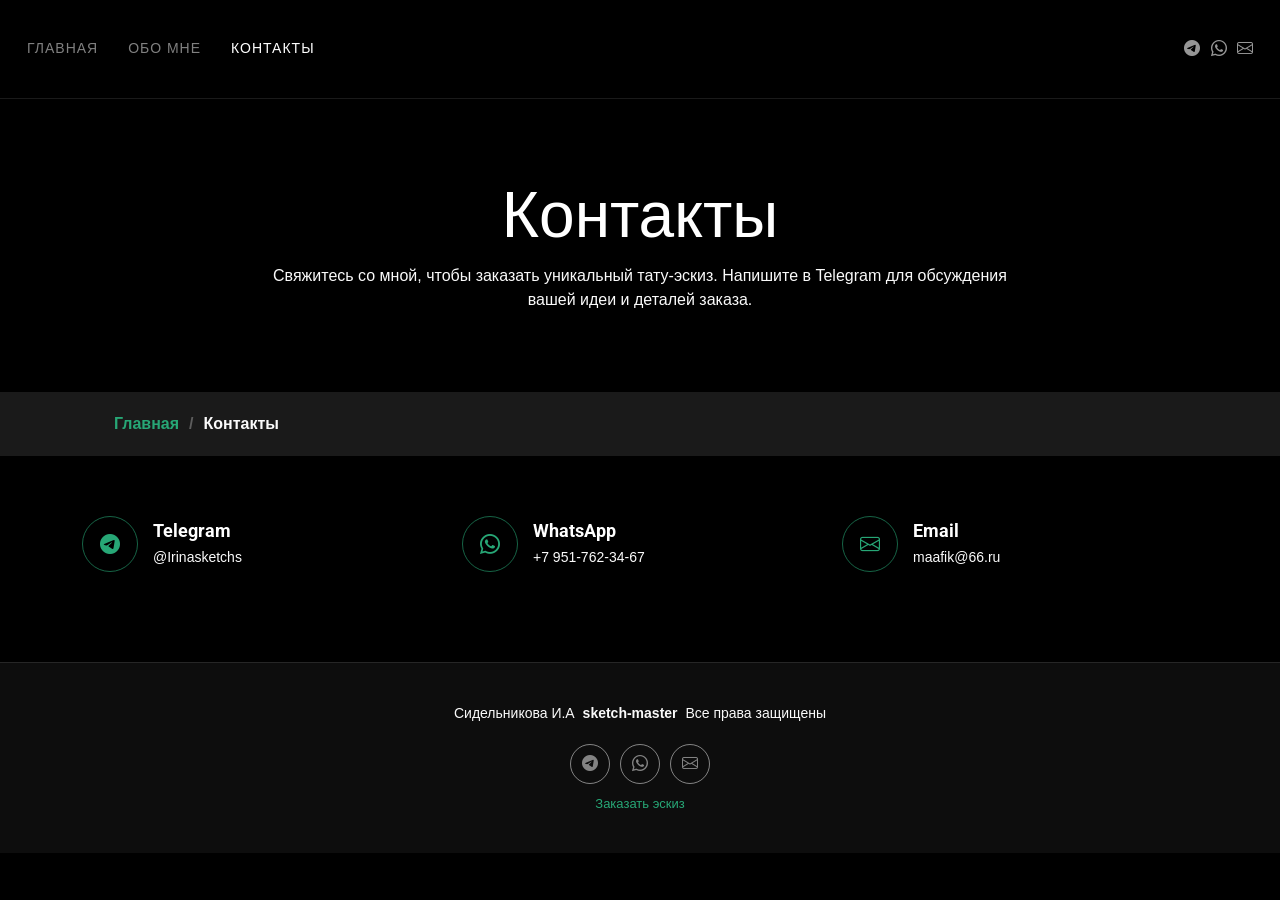
<file: contact.html>
<!DOCTYPE html>
<html lang="en">

<head>
  <meta charset="utf-8">
  <meta content="width=device-width, initial-scale=1.0" name="viewport">
  <title>sketch-master — Контакты</title>
  <meta name="description" content="Контакты для заказа тату-эскизов. Свяжитесь со мной для создания уникального дизайна татуировки.">
  <meta name="keywords" content="контакты, заказ тату, эскизы на заказ, связь, художник, телефон, email">

  <!-- DNS prefetch for external resources -->
  <link rel="dns-prefetch" href="//fonts.googleapis.com">
  <link rel="dns-prefetch" href="//fonts.gstatic.com">
  <link rel="dns-prefetch" href="//mc.yandex.ru">

  <!-- Favicons -->
  <link href="assets/img/favicon.png" rel="icon">
  <link rel="icon" href="/favicon.ico" type="image/x-icon">
  <link href="assets/img/apple-touch-icon.png" rel="apple-touch-icon">

  <!-- Fonts - optimized -->
  <link rel="preconnect" href="https://fonts.googleapis.com">
  <link rel="preconnect" href="https://fonts.gstatic.com" crossorigin>
  <link rel="preload" href="https://fonts.googleapis.com/css2?family=Roboto:wght@300;400;500;700&family=Cardo:wght@400;700&display=swap" as="style" onload="this.onload=null;this.rel='stylesheet'">
  <noscript><link href="https://fonts.googleapis.com/css2?family=Roboto:wght@300;400;500;700&family=Cardo:wght@400;700&display=swap" rel="stylesheet"></noscript>


  <!-- Vendor CSS Files -->
  <link href="assets/vendor/bootstrap/css/bootstrap.min.css" rel="stylesheet">
  <link href="assets/vendor/bootstrap-icons/bootstrap-icons.css" rel="stylesheet">
  <link href="assets/vendor/aos/aos.css" rel="stylesheet">
  <link href="assets/vendor/glightbox/css/glightbox.min.css" rel="stylesheet">
  <link href="assets/vendor/swiper/swiper-bundle.min.css" rel="stylesheet">

  <!-- Main CSS File -->
  <link href="assets/css/main.css?v=2.0" rel="stylesheet">



  <!-- =======================================================
  * Template Name: PhotoFolio
  * Template URL: https://bootstrapmade.com/photofolio-bootstrap-photography-website-template/
  * Updated: Aug 07 2024 with Bootstrap v5.3.3
  * Author: BootstrapMade.com
  * License: https://bootstrapmade.com/license/
  ======================================================== -->
</head>

<!-- Yandex.Metrika counter -->
<script type="text/javascript">
    (function(m,e,t,r,i,k,a){
        m[i]=m[i]||function(){(m[i].a=m[i].a||[]).push(arguments)};
        m[i].l=1*new Date();
        for (var j = 0; j < document.scripts.length; j++) {if (document.scripts[j].src === r) { return; }}
        k=e.createElement(t),a=e.getElementsByTagName(t)[0],k.async=1,k.src=r,a.parentNode.insertBefore(k,a)
    })(window, document,'script','https://mc.yandex.ru/metrika/tag.js?id=106117894', 'ym');

    ym(106117894, 'init', {ssr:true, webvisor:true, clickmap:true, ecommerce:"dataLayer", accurateTrackBounce:true, trackLinks:true});
</script>
<noscript><div><img src="https://mc.yandex.ru/watch/106117894" style="position:absolute; left:-9999px;" alt="" /></div></noscript>
<!-- /Yandex.Metrika counter -->



<body class="contact-page">

  <header id="header" class="header d-flex align-items-center sticky-top">
    <div class="container-fluid position-relative d-flex align-items-center justify-content-between">

      

      <nav id="navmenu" class="navmenu">
        <ul>
          <li><a href="https://sketch-master.ru/">Главная<br></a></li>
          <li><a href="https://sketch-master.ru/about.html">Обо мне</a></li>
          <li><a href="https://sketch-master.ru/contact.html" class="active">Контакты</a></li>
        </ul>
        <i class="mobile-nav-toggle d-xl-none bi bi-list"></i>
      </nav>

      <div class="header-social-links">
        <a href="#" class="facebook" onclick="showMessengerConfirmation('telegram'); return false;"><i class="bi bi-facebook"></i></a>
        <a href="#" class="whatsapp" onclick="showMessengerConfirmation('whatsapp'); return false;"><i class="bi bi-whatsapp"></i></a>
        <a href="mailto:maafik@66.ru" class="instagram"><i class="bi bi-instagram"></i></a>
      </div>

    </div>
  </header>

  <main class="main">

    <!-- Page Title -->
    <div class="page-title" data-aos="fade">
      <div class="heading">
        <div class="container">
          <div class="row d-flex justify-content-center text-center">
            <div class="col-lg-8">
              <h1>Контакты</h1>
              <p class="mb-0">Свяжитесь со мной, чтобы заказать уникальный тату-эскиз. Напишите в Telegram для обсуждения вашей идеи и деталей заказа.</p>
            </div>
          </div>
        </div>
      </div>
      <nav class="breadcrumbs">
        <div class="container">
          <ol>
            <li><a href="https://sketch-master.ru/">Главная</a></li>
            <li class="current">Контакты</li>
          </ol>
        </div>
      </nav>
    </div><!-- End Page Title -->

    <!-- contact Section -->
    <section id="contact" class="contact section">

      <div class="container" data-aos="fade-up" data-aos-delay="100">

        <div class="info-wrap" data-aos="fade-up" data-aos-delay="200">
          <div class="row gy-4">

            <div class="col-lg-4 col-md-6">
              <div class="info-item d-flex align-items-center">
                <a href="#" onclick="showMessengerConfirmation('telegram'); return false;" style="text-decoration: none; color: inherit;" class="d-flex align-items-center">

                  <i class="bi bi-telephone flex-shrink-0"></i>

                  <div>
                    <h3>Telegram</h3>
                    <p>@Irinasketchs</p>
                  </div>
                </a>
              </div>
            </div><!-- End Info Item -->

            <div class="col-lg-4 col-md-6">
              <div class="info-item d-flex align-items-center">
                <a href="#" onclick="showMessengerConfirmation('whatsapp'); return false;" style="text-decoration: none; color: inherit;" class="d-flex align-items-center">
                  <i class="bi bi-whatsapp flex-shrink-0"></i>
                  <div>
                    <h3>WhatsApp</h3>
                    <p>+7 951-762-34-67</p>
                  </div>
                </a>
              </div>
            </div><!-- End Info Item -->

            <div class="col-lg-4 col-md-6">
              <div class="info-item d-flex align-items-center">
                <a href="mailto:maafik@66.ru" style="text-decoration: none; color: inherit;" class="d-flex align-items-center">
                  <i class="bi bi-envelope flex-shrink-0"></i>
                  <div>

                    <h3>Email</h3>
                    <p>maafik@66.ru</p>
                  </div>
                </a>
              </div>
            </div><!-- End Info Item -->


          </div>
        </div>

        
      </div>

    </section><!-- /contact Section -->

  </main>

  <footer id="footer" class="footer">

    <div class="container">
      <div class="copyright text-center ">
        <p>  <span>Сидельникова И.А</span> <strong class="px-1 sitename">sketch-master</strong> <span> Все права защищены</span></p>
      </div>
      <div class="social-links d-flex justify-content-center">
        <a href="#" onclick="showMessengerConfirmation('telegram'); return false;"><i class="bi bi-facebook"></i></a>
        <a href="#" onclick="showMessengerConfirmation('whatsapp'); return false;"><i class="bi bi-whatsapp"></i></a>
        <a href="mailto:maafik@66.ru"><i class="bi bi-instagram"></i></a>
      </div>
      <div class="credits">
        <!-- All the links in the footer should remain intact. -->
        <!-- You can delete the links only if you've purchased the pro version. -->
        <a href="https://sketch-master.ru/contact.html">Заказать эскиз</a>
      </div>
    </div>

  </footer>

  <!-- WhatsApp Modal -->
  <div class="order-modal" id="whatsappModal" style="display: none;">
    <div class="order-modal__dialog">
      <button class="order-modal__close" type="button" aria-label="Закрыть" onclick="closeWhatsAppModal()">✕</button>
      <div class="order-modal__title">Написать в WhatsApp</div>
      <div class="order-modal__text">
        Для работы WhatsApp в России нужно включить VPN. Если у вас нет VPN, лучше воспользуйтесь Telegram.
      </div>
      <div class="order-modal__actions">
        <a class="order-modal__btn order-modal__btn--wa" href="https://wa.me/79517623467?text=%D0%97%D0%B4%D1%80%D0%B0%D0%B2%D1%81%D1%82%D0%B2%D1%83%D0%B9%D1%82%D0%B5!%20%D0%A5%D0%BE%D1%87%D1%83%20%D0%B7%D0%B0%D0%BA%D0%B0%D0%B7%D0%B0%D1%82%D1%8C%20%D1%8D%D1%81%D0%BA%D0%B8%D0%B7." target="_blank" rel="noopener">
          <span class="order-modal__btn-content">
            <span class="order-modal__btn-main">WhatsApp</span>
            <span class="order-modal__btn-sub">работает с VPN</span>
          </span>
        </a>
        <a class="order-modal__btn order-modal__btn--tg" href="https://t.me/Irinasketchs?text=%D0%97%D0%B4%D1%80%D0%B0%D0%B2%D1%81%D1%82%D0%B2%D1%83%D0%B9%D1%82%D0%B5!%20%D0%A5%D0%BE%D1%87%D1%83%20%D0%B7%D0%B0%D0%BA%D0%B0%D0%B7%D0%B0%D1%82%D1%8C%20%D1%8D%D1%81%D0%BA%D0%B8%D0%B7." target="_blank" rel="noopener">Написать в Telegram</a>
      </div>
    </div>
  </div>

  <!-- Messenger Confirmation Modal -->
  <div class="order-modal" id="messengerConfirmationModal" style="display: none;">
    <div class="order-modal__dialog">
      <button class="order-modal__close" type="button" aria-label="Закрыть" onclick="closeMessengerConfirmation()">✕</button>
      <div class="order-modal__title">Подтверждение перехода</div>
      <div class="order-modal__text">
        Вы действительно хотите перейти в мессенджер для заказа эскиза? Я отвечу на ваше сообщение в течение часа.
      </div>
      <div class="order-modal__actions">
        <a class="order-modal__btn order-modal__btn--tg" id="confirmTelegramBtn" href="#" target="_blank" rel="noopener">Да, перейти в Telegram</a>
        <a class="order-modal__btn order-modal__btn--wa" id="confirmWhatsAppBtn" href="#" target="_blank" rel="noopener" style="display: none;">
          <span class="order-modal__btn-content">
            <span class="order-modal__btn-main">Да, перейти в WhatsApp</span>
            <span class="order-modal__btn-sub">нужен VPN</span>
          </span>
        </a>
        <button class="order-modal__btn" onclick="closeMessengerConfirmation()" style="background: #666; text-decoration: none;">Отмена</button>
      </div>
    </div>
  </div>

  <!-- Scroll Top -->
  <a href="#" id="scroll-top" class="scroll-top d-flex align-items-center justify-content-center"><i class="bi bi-arrow-up-short"></i></a>

  <!-- Preloader -->
  <div id="preloader">
    <div class="line"></div>
  </div>

  <!-- Critical JS preload -->
  <link rel="preload" href="assets/vendor/bootstrap/js/bootstrap.bundle.min.js" as="script">
  <link rel="preload" href="assets/vendor/aos/aos.js" as="script">
  <link rel="preload" href="assets/js/main.js?v=2.0" as="script">

  <!-- Vendor JS Files -->
  <script src="assets/vendor/bootstrap/js/bootstrap.bundle.min.js" defer></script>
  <script src="assets/vendor/php-email-form/validate.js" defer></script>
  <script src="assets/vendor/aos/aos.js" defer></script>
  <script src="assets/vendor/glightbox/js/glightbox.min.js" defer></script>
  <script src="assets/vendor/swiper/swiper-bundle.min.js" defer></script>

  <!-- Main JS File -->
  <script src="assets/js/main.js?v=2.0" defer></script>

  <!-- Messenger Confirmation Modal functions -->
  <script>
    // Messenger Confirmation Modal functions
    function showMessengerConfirmation(messenger) {
      const modal = document.getElementById('messengerConfirmationModal');
      const telegramBtn = document.getElementById('confirmTelegramBtn');
      const whatsappBtn = document.getElementById('confirmWhatsAppBtn');
      
      // Сбрасываем видимость кнопок
      telegramBtn.style.display = 'none';
      whatsappBtn.style.display = 'none';
      
      if (messenger === 'telegram') {
        telegramBtn.href = 'https://t.me/Irinasketchs?text=%D0%97%D0%B4%D1%80%D0%B0%D0%B2%D1%81%D1%82%D0%B2%D1%83%D0%B9%D1%82%D0%B5!%20%D0%A5%D0%BE%D1%87%D1%83%20%D0%B7%D0%B0%D0%BA%D0%B0%D0%B7%D0%B0%D1%82%D1%8C%20%D1%8D%D1%81%D0%BA%D0%B8%D0%B7.';
        telegramBtn.style.display = 'block';
        
        // Отправляем событие в Яндекс Метрику для качественной конверсии
        if (typeof ym !== 'undefined') {
          ym(106117894, 'reachGoal', 'MESSENGER_CONFIRMATION_SHOW');
        }
      } else if (messenger === 'whatsapp') {
        whatsappBtn.href = 'https://wa.me/79517623467?text=%D0%97%D0%B4%D1%80%D0%B0%D0%B2%D1%81%D1%82%D0%B2%D1%83%D0%B9%D1%82%D0%B5!%20%D0%A5%D0%BE%D1%87%D1%83%20%D0%B7%D0%B0%D0%BA%D0%B0%D0%B7%D0%B0%D1%82%D1%8C%20%D1%8D%D1%81%D0%BA%D0%B8%D0%B7.';
        whatsappBtn.style.display = 'block';
        
        // Отправляем событие в Яндекс Метрику для качественной конверсии
        if (typeof ym !== 'undefined') {
          ym(106117894, 'reachGoal', 'MESSENGER_CONFIRMATION_SHOW');
        }
      }
      
      modal.style.display = 'flex';
      document.body.style.overflow = 'hidden';
    }
    
    function closeMessengerConfirmation() {
      const modal = document.getElementById('messengerConfirmationModal');
      modal.style.display = 'none';
      document.body.style.overflow = '';
    }
    
    // Отслеживаем подтвержденный переход как целевое действие
    document.addEventListener('DOMContentLoaded', function() {
      const telegramBtn = document.getElementById('confirmTelegramBtn');
      const whatsappBtn = document.getElementById('confirmWhatsAppBtn');
      
      if (telegramBtn) {
        telegramBtn.addEventListener('click', function() {
          if (typeof ym !== 'undefined') {
            ym(106117894, 'reachGoal', 'TELEGRAM_QUALITY_LEAD');
          }
        });
      }
      
      if (whatsappBtn) {
        whatsappBtn.addEventListener('click', function() {
          if (typeof ym !== 'undefined') {
            ym(106117894, 'reachGoal', 'WHATSAPP_QUALITY_LEAD');
          }
        });
      }
    });

    // WhatsApp Modal functions
    function openWhatsAppModal() {
      document.getElementById('whatsappModal').style.display = 'flex';
      document.body.style.overflow = 'hidden';
    }
    
    function closeWhatsAppModal() {
      document.getElementById('whatsappModal').style.display = 'none';
      document.body.style.overflow = '';
    }
    
    // Close modal when clicking outside
    document.addEventListener('click', function(event) {
      const whatsappModal = document.getElementById('whatsappModal');
      const confirmationModal = document.getElementById('messengerConfirmationModal');
      
      if (event.target === whatsappModal) {
        closeWhatsAppModal();
      }
      if (event.target === confirmationModal) {
        closeMessengerConfirmation();
      }
    });
  </script>

</body>

</html>
</file>
<file: assets/css/main.css>
/**
* Template Name: PhotoFolio
* Template URL: https://bootstrapmade.com/photofolio-bootstrap-photography-website-template/
* Updated: Aug 07 2024 with Bootstrap v5.3.3
* Author: BootstrapMade.com
* License: https://bootstrapmade.com/license/
*/

/*--------------------------------------------------------------
# Font & Color Variables
# Help: https://bootstrapmade.com/color-system/
--------------------------------------------------------------*/
/* Fonts */
:root {
  --default-font: "Roboto",  system-ui, -apple-system, "Segoe UI", Roboto, "Helvetica Neue", Arial, "Noto Sans", "Liberation Sans", sans-serif, "Apple Color Emoji", "Segoe UI Emoji", "Segoe UI Symbol", "Noto Color Emoji";
  --heading-font: "Cardo",  sans-serif;
  --nav-font: "Inter",  sans-serif;
}

/* Global Colors - The following color variables are used throughout the website. Updating them here will change the color scheme of the entire website */
:root { 
  --background-color: #000000; /* Background color for the entire website, including individual sections */
  --default-color: #fafafa; /* Default color used for the majority of the text content across the entire website */
  --heading-color: #ffffff; /* Color for headings, subheadings and title throughout the website */
  --accent-color: #27a776; /* Accent color that represents your brand on the website. It's used for buttons, links, and other elements that need to stand out */
  --surface-color: #1a1a1a; /* The surface color is used as a background of boxed elements within sections, such as cards, icon boxes, or other elements that require a visual separation from the global background. */
  --contrast-color: #ffffff; /* Contrast color for text, ensuring readability against backgrounds of accent, heading, or default colors. */
}

/* Nav Menu Colors - The following color variables are used specifically for the navigation menu. They are separate from the global colors to allow for more customization options */
:root {
  --nav-color: rgba(255, 255, 255, 0.5);  /* The default color of the main navmenu links */
  --nav-hover-color: #ffffff; /* Applied to main navmenu links when they are hovered over or active */
  --nav-mobile-background-color: #1a1a1a; /* Used as the background color for mobile navigation menu */
  --nav-dropdown-background-color: #1a1a1a; /* Used as the background color for dropdown items that appear when hovering over primary navigation items */
  --nav-dropdown-color: rgba(255, 255, 255, 0.5); /* Used for navigation links of the dropdown items in the navigation menu. */
  --nav-dropdown-hover-color: #ffffff; /* Similar to --nav-hover-color, this color is applied to dropdown navigation links when they are hovered over. */
}

/* Color Presets - These classes override global colors when applied to any section or element, providing reuse of the sam color scheme. */

.light-background {
  --background-color: #1a1a1a;
  --surface-color: #343434;
}

.dark-background {
  --background-color: #060606;
  --default-color: #ffffff;
  --heading-color: #ffffff;
  --surface-color: #252525;
  --contrast-color: #ffffff;
}

/* Smooth scroll */
:root {
  scroll-behavior: smooth;
}

/*--------------------------------------------------------------
# General Styling & Shared Classes
--------------------------------------------------------------*/
body {
  color: var(--default-color);
  background-color: var(--background-color);
  font-family: var(--default-font);
}

a {
  color: var(--accent-color);
  text-decoration: none;
  transition: 0.3s;
}

a:hover {
  color: color-mix(in srgb, var(--accent-color), transparent 25%);
  text-decoration: none;
}

h1,
h2,
h3,
h4,
h5,
h6 {
  color: var(--heading-color);
  font-family: var(--heading-font);
}

/* PHP Email Form Messages
------------------------------*/
.php-email-form .error-message {
  display: none;
  background: #df1529;
  color: #ffffff;
  text-align: left;
  padding: 15px;
  margin-bottom: 24px;
  font-weight: 600;
}

.php-email-form .sent-message {
  display: none;
  color: #ffffff;
  background: #059652;
  text-align: center;
  padding: 15px;
  margin-bottom: 24px;
  font-weight: 600;
}

.php-email-form .loading {
  display: none;
  background: var(--surface-color);
  text-align: center;
  padding: 15px;
  margin-bottom: 24px;
}

.php-email-form .loading:before {
  content: "";
  display: inline-block;
  border-radius: 50%;
  width: 24px;
  height: 24px;
  margin: 0 10px -6px 0;
  border: 3px solid var(--accent-color);
  border-top-color: var(--surface-color);
  animation: php-email-form-loading 1s linear infinite;
}

@keyframes php-email-form-loading {
  0% {
      transform: rotate(0deg);
  }

  100% {
      transform: rotate(360deg);
  }
}

body {
  font-family: Arial, sans-serif;
  margin: 0;
  padding: 0;
  background: #000;
  color: #fff;
}

.overlay {
  position: fixed;
  top: 0;
  left: 0;
  width: 100%;
  height: 100%;
  background: rgba(0, 0, 0, 0.9);
}

.order-modal {
  position: fixed;
  inset: 0;
  display: none;
  align-items: center;
  justify-content: center;
  background: rgba(0, 0, 0, 0.78);
  backdrop-filter: blur(4px);
  padding: 0;
  z-index: 10500;
  overflow: hidden;
  overscroll-behavior: contain;
  padding-top: env(safe-area-inset-top, 0px);
  padding-bottom: env(safe-area-inset-bottom, 0px);
}

.order-modal.open {
  display: flex;
}

.order-modal__dialog {
  position: relative;
  background: radial-gradient(circle at 15% 15%, rgba(255, 108, 61, 0.12), transparent 40%),
              radial-gradient(circle at 80% 0%, rgba(255, 60, 125, 0.14), transparent 45%),
              #0b0b0f;
  border: 1px solid rgba(255, 255, 255, 0.06);
  box-shadow: 0 20px 60px rgba(0, 0, 0, 0.55);
  border-radius: 18px;
  max-width: 840px;
  width: 100%;
  padding: 32px 28px 26px;
  color: #f8f8f8;
  box-sizing: border-box;
  max-height: 100vh; /* fallback */
  max-height: 100svh;
  max-height: 100dvh;
  overflow-x: hidden;
  overflow-y: auto;
  overscroll-behavior: contain;
  -webkit-overflow-scrolling: touch;
}

.order-modal__close {
  position: absolute;
  top: 12px;
  right: 12px;
  width: 28px;
  height: 28px;
  border-radius: 50%;
  background: rgba(255, 255, 255, 0.08);
  border: 1px solid rgba(255, 255, 255, 0.08);
  color: #fff;
  font-size: 16px;
  display: grid;
  place-items: center;
  cursor: pointer;
  transition: 0.25s;
}

.order-modal__close:hover {
  background: rgba(255, 255, 255, 0.16);
}

.order-modal__title {
  text-align: center;
  font-size: clamp(24px, 2.8vw, 32px);
  margin: 6px 0 12px;
  font-weight: 800;
}

.order-modal__text {
  text-align: center;
  color: rgba(255, 255, 255, 0.82);
  line-height: 1.55;
  max-width: 700px;
  margin: 0 auto 24px;
  font-size: 16px;
}

.order-modal__actions {
  display: grid;
  grid-template-columns: 1fr;
  gap: 12px;
  margin-bottom: 18px;
  justify-items: center;
  text-align: center;
}

.order-modal__btn {
  display: inline-flex;
  align-items: center;
  justify-content: center;
  gap: 10px;
  padding: 14px 18px;
  border-radius: 12px;
  border: none;
  font-size: 17px;
  font-weight: 800;
  text-transform: uppercase;
  letter-spacing: 0.4px;
  cursor: pointer;
  transition: transform 0.2s ease, box-shadow 0.25s ease, filter 0.25s ease;
  width: 100%;
  color: #0b0b0f;
  text-align: center;
}

.order-modal__btn:hover {
  transform: translateY(-1px);
  filter: brightness(1.05);
}

.order-modal__btn--tg:hover {
  color: #ff3c3d;
}

.order-modal__btn:focus-visible {
  outline: 2px solid #fff;
  outline-offset: 3px;
}

.order-modal__btn--tg {
  background: linear-gradient(135deg, #37aee2, #1e96c8);
  box-shadow: 0 10px 28px rgba(55, 174, 226, 0.35);
}

.order-modal__btn--wa {
  background: linear-gradient(135deg, #25d366, #128c7e);
  box-shadow: 0 10px 28px rgba(37, 211, 102, 0.35);
  font-size: 17px;
  font-weight: 800;
  text-transform: uppercase;
  letter-spacing: 0.4px;
  padding: 14px 18px;
}

.order-modal__btn--wa:hover {
  color: #fff;
}

.order-modal__btn-content {
  display: flex;
  flex-direction: column;
  align-items: center;
  justify-content: center;
  width: 100%;
  height: 100%;
  text-align: center;
}

.order-modal__btn-main {
  font-size: 17px;
  font-weight: 800;
  text-transform: uppercase;
  letter-spacing: 0.4px;
  line-height: 1.2;
}

.order-modal__btn-sub {
  font-size: 11px;
  opacity: 0.8;
  margin-top: 2px;
  line-height: 1.2;
  text-transform: none;
  letter-spacing: normal;
}

.order-modal__btn-phone {
  font-size: 10px;
  opacity: 0.7;
  margin-top: 2px;
  line-height: 1.2;
}

.order-carousel {
  margin-top: 12px;
}

.order-carousel__label {
  font-weight: 700;
  letter-spacing: 0.6px;
  text-transform: uppercase;
  font-size: 13px;
  color: rgba(255, 255, 255, 0.65);
  margin-bottom: 8px;
  display: inline-block;
}

.order-carousel__viewport {
  position: relative;
}

.order-carousel__track {
  display: grid;
  grid-auto-flow: column;
  grid-auto-columns: 82%;
  gap: 14px;
  overflow-x: auto;
  scroll-snap-type: x mandatory;
  scroll-behavior: smooth;
  padding: 6px 4px 10px;
  -webkit-overflow-scrolling: touch;
}

.order-carousel__track::-webkit-scrollbar {
  height: 6px;
}

.order-carousel__track::-webkit-scrollbar-thumb {
  background: rgba(255, 255, 255, 0.22);
  border-radius: 8px;
}

.order-carousel__item {
  scroll-snap-align: center;
  border-radius: 12px;
  overflow: hidden;
  border: 1px solid rgba(255, 255, 255, 0.06);
  background: #111;
}

.order-carousel__item img {
  width: 100%;
  height: 100%;
  display: block;
  object-fit: cover;
  user-select: none;
  pointer-events: none;
  -webkit-user-drag: none;
}

.order-carousel__nav {
  position: absolute;
  inset: 0;
  pointer-events: none;
}

.order-carousel__arrow {
  position: absolute;
  top: 50%;
  transform: translateY(-50%);
  width: 44px;
  height: 44px;
  border-radius: 50%;
  border: 1px solid rgba(255, 255, 255, 0.15);
  background: rgba(0, 0, 0, 0.5);
  color: #fff;
  display: grid;
  place-items: center;
  cursor: pointer;
  pointer-events: all;
  transition: 0.25s ease;
}

.order-carousel__arrow:hover {
  background: rgba(0, 0, 0, 0.7);
  border-color: rgba(255, 255, 255, 0.25);
}

.order-carousel__arrow--prev {
  left: -6px;
}

.order-carousel__arrow--next {
  right: -6px;
}

.order-modal small {
  display: block;
  text-align: center;
  color: rgba(255, 255, 255, 0.55);
  margin-top: 12px;
}

.order-modal__vpn-notice {
  text-align: right;
  margin-top: 8px;
  padding-right: 8px;
}

.order-modal__vpn-text {
  color: #ff0000;
  font-size: 12px;
  opacity: 0.8;
}

body.modal-open {
  overflow: hidden;
  overscroll-behavior: contain;
}

@media (min-width: 768px) {
  .order-modal__dialog {
    padding: 38px 38px 30px;
  }

  .order-modal__actions {
    grid-template-columns: repeat(2, minmax(0, 1fr));
  }

  .order-carousel__track {
    grid-auto-columns: 48%;
  }
}

@media (max-width: 767.98px) {
  .order-modal {
    align-items: flex-start;
  }

  .order-modal__dialog {
    margin-top: 20px;
    max-height: calc(100vh - 40px);
    max-height: calc(100svh - 40px);
    max-height: calc(100dvh - 40px);
    height: auto;
  }

  .order-carousel__item {
    height: 230px;
  }
}

@media (min-width: 1200px) {
  .order-carousel__track {
    grid-auto-columns: 36%;
  }

  .order-carousel__arrow {
    display: grid;
  }
}

.form-container {
  background: #000000;
  padding: 20px;
  border-radius: 15px;
  box-shadow: 0 0 20px rgba(255, 255, 255, 0.5);
  width: 90%;
  max-width: 600px;
}

.form-container h2 {
  margin: 0 0 10px; /* Уменьшены отступы */
  text-align: center;
  font-size: 24px;
  font-weight: bold;
}

.form-container label {
  display: block;
  margin: 4px 0 2px; /* Уменьшены отступы */
  color: #ccc;
}

.form-container input, .form-container select, .form-container button {
  width: 100%;
  padding: 14px; /* Увеличены отступы внутри элементов для комфортного ввода */
  margin-bottom: 8px; /* Уменьшены отступы между полями */
  border-radius: 8px;
  border: none;
  outline: none;
  font-size: 16px;
  background: #222;
  color: #fff;
  box-shadow: inset 0 0 5px rgba(0, 0, 0, 0.5);
}

.form-container input:focus, .form-container select:focus {
  box-shadow: 0 0 10px rgba(255, 255, 255, 0.5);
}

.form-container button {
  background: #444;
  color: #fff;
  text-transform: uppercase;
  letter-spacing: 1px;
  cursor: pointer;
  transition: 0.5s;
}

.form-container button:hover {
  background: #555;
  box-shadow: 0 0 10px rgba(255, 255, 255, 0.5);
}

.btn-order {
  display: inline-block;
  background: linear-gradient(135deg, #ff6b3d, #ff3c7d);
  color: #0f0f0f;
  padding: 12px 22px;
  border-radius: 10px;
  text-decoration: none;
  font-weight: 700;
  letter-spacing: 0.3px;
  transition: 0.35s;
  box-shadow: 0 8px 28px rgba(255, 90, 70, 0.35), 0 0 0 1px rgba(255, 255, 255, 0.06);
}

.btn-order:hover {
  transform: translateY(-1px);
  box-shadow: 0 12px 36px rgba(255, 90, 70, 0.5), 0 0 0 1px rgba(255, 255, 255, 0.08);
  color: #0b0b0b;
}

.btn-get-started {
  display: inline-block;
  padding: 14px 50px;
  border-radius: 10px;
  background: linear-gradient(135deg, #ff6b3d, #ff3c7d);
  color: #0f0f0f;
  text-transform: uppercase;
  letter-spacing: 1px;
  border: none;
  font-size: 18px;
  font-weight: 800;
  text-align: center;
  cursor: pointer;
  transition: 0.35s;
  box-shadow: 0 10px 35px rgba(255, 90, 70, 0.35), 0 0 0 2px rgba(255, 255, 255, 0.06);
}

.btn-get-started:hover {
  transform: translateY(-1px);
  box-shadow: 0 14px 45px rgba(255, 90, 70, 0.5), 0 0 0 2px rgba(255, 255, 255, 0.08);
  color: #0b0b0b;
}

.green-button {
  background: linear-gradient(135deg, #004d00, #007300);
  color: #fff;
  font-weight: 400;
  font-size: 16px;
  padding: 14px 50px;
  border-radius: 6px;
  text-transform: uppercase;
  letter-spacing: 1px;
  cursor: pointer;
  display: block;
  margin: 20px auto 0;
  text-align: center;
  transition: 0.5s;
}

.green-button:hover {
  background: linear-gradient(135deg, #006600, #009900);
  box-shadow: 0 0 15px rgba(0, 255, 0, 0.5);
}

textarea {
  width: 100%;
  height: 120px; /* Увеличена высота */
  resize: none;
  border: 1px solid #ccc;
  border-radius: 4px;
  padding: 10px; /* Увеличены отступы внутри textarea */
  font-size: 14px;
  box-sizing: border-box;
}

textarea:focus {
  border-color: #7bbd42;
  outline: none;
}

@media screen and (max-width: 768px) {
  .form-container {
      padding: 15px;
  }

  .form-container label {
      margin: 4px 0 2px; /* Уменьшены отступы */
  }

  .form-container input,
  .form-container select,
  .form-container button {
      padding: 12px; /* Увеличены отступы внутри элементов */
      margin-bottom: 6px; /* Уменьшены отступы между элементами */
  }

  .form-container h2 {
      font-size: 20px;
  }

  textarea {
      font-size: 14px; /* Размер шрифта как до изменений */
      padding: 10px; /* Отступы внутри textarea увеличены */
  }
}

@media screen and (max-width: 480px) {
  .form-container {
      padding: 12px;
  }

  .form-container label {
      margin: 4px 0 2px; /* Уменьшены отступы */
  }

  .form-container input,
  .form-container select,
  .form-container button {
      padding: 10px; /* Увеличены отступы внутри */
      margin-bottom: 5px; /* Уменьшены отступы между элементами */
  }

  .form-container h2 {
      font-size: 18px;
  }

  textarea {
      font-size: 12px;
      padding: 8px; /* Отступы внутри textarea увеличены */
  }

  .work-step-card {
      padding: 22px 16px 18px;
  }

  .work-step-badge {
      left: 14px;
      width: 34px;
      height: 34px;
      font-size: 15px;
  }
}

.pain-block {
  background: radial-gradient(circle at 20% 20%, rgba(255, 108, 61, 0.12), transparent 35%),
              radial-gradient(circle at 80% 0%, rgba(255, 60, 125, 0.14), transparent 40%),
              var(--surface-color);
  border: 1px solid rgba(255, 255, 255, 0.04);
  border-radius: 18px;
  padding: 28px 26px;
  box-shadow: 0 16px 40px rgba(0, 0, 0, 0.35);
}

.pain-block h3 {
  font-size: 26px;
  margin-bottom: 14px;
}

.pain-block p {
  color: rgba(255, 255, 255, 0.8);
  margin-bottom: 10px;
  line-height: 1.55;
}

.pain-bullets {
  list-style: none;
  padding: 0;
  margin: 0;
  display: grid;
  gap: 10px;
}

.pain-bullets li {
  display: flex;
  gap: 10px;
  align-items: flex-start;
  background: rgba(255, 255, 255, 0.03);
  border-radius: 12px;
  padding: 10px 12px;
}

.pain-bullets .icon {
  color: #ff7a4f;
  font-size: 18px;
  line-height: 1.4;
}

.work-process {
  position: relative;
}

.work-step-card {
  position: relative;
  height: 100%;
  padding: 26px 20px 22px;
  border-radius: 18px;
  background: radial-gradient(circle at 20% 20%, rgba(255, 108, 61, 0.10), transparent 35%),
              radial-gradient(circle at 80% 0%, rgba(255, 60, 125, 0.12), transparent 40%),
              rgba(255, 255, 255, 0.03);
  border: 1px solid rgba(255, 255, 255, 0.06);
  box-shadow: 0 14px 34px rgba(0, 0, 0, 0.35);
  transition: 0.35s;
}

.work-step-card:hover {
  transform: translateY(-2px);
  box-shadow: 0 18px 42px rgba(0, 0, 0, 0.45);
}

.work-step-badge {
  position: absolute;
  top: -14px;
  left: 18px;
  width: 36px;
  height: 36px;
  border-radius: 999px;
  display: grid;
  place-items: center;
  font-weight: 900;
  font-size: 16px;
  letter-spacing: 0.2px;
  color: #0b0b0b;
  background: linear-gradient(135deg, #ff6b3d, #ff3c7d);
  box-shadow: 0 10px 30px rgba(255, 90, 70, 0.35), 0 0 0 2px rgba(255, 255, 255, 0.06);
}

.work-step-title {
  margin-top: 10px;
  font-size: 18px;
  font-weight: 700;
  color: var(--heading-color);
}

.work-step-text {
  margin-top: 8px;
  line-height: 1.55;
  color: rgba(255, 255, 255, 0.78);
}

/*--------------------------------------------------------------
# Global Header
--------------------------------------------------------------*/
.header {
  color: var(--default-color);
  background-color: var(--background-color);
  padding: 20px 0;
  transition: all 0.5s;
  z-index: 997;
  border-bottom: 1px solid var(--background-color);
}

.header .logo {
  line-height: 1;
}

.header .logo img {
  max-height: 36px;
  margin-right: 8px;
}

.header .logo h1 {
  font-size: 32px;
  margin: 0;
  font-weight: 400;
  color: var(--heading-color);
}

.header .logo i {
  font-size: 28px;
  margin-right: 6px;
}

.header .header-social-links {
  padding-right: 15px;
}

.header .header-social-links a {
  color: color-mix(in srgb, var(--default-color), transparent 40%);
  padding-left: 6px;
  display: inline-block;
  transition: 0.3s;
  font-size: 16px;
}

.header .header-social-links a:hover {
  color: var(--accent-color);
}

.header .header-social-links a i {
  line-height: 0px;
}

.price-section.centered {
  text-align: center;
}

.price-table {
  margin: 0 auto;
  border-collapse: collapse;
  font-size: 16px;
}

.price-table td {
  padding: 6px 16px;
  vertical-align: top;
  text-align: left;
}

@media (max-width: 1200px) {
  .header .logo {
    order: 1;
  }

  .header .logo h1 {
    font-size: 26px;
  }

  .header .logo i {
    font-size: 20px;
  }

  .header .header-social-links {
    order: 2;
  }

  .header .header-social-links a {
    font-size: 16px;
  }

  .header .navmenu {
    order: 3;
  }
}

.scrolled .header {
  border-color: color-mix(in srgb, var(--background-color) 90%, white 20%);
}

/*--------------------------------------------------------------
# Navigation Menu
--------------------------------------------------------------*/
/* Navmenu - Desktop */
@media (min-width: 1200px) {
  .navmenu {
    padding: 0;
  }

  .navmenu ul {
    margin: 0;
    padding: 0;
    display: flex;
    list-style: none;
    align-items: center;
  }

  .navmenu li {
    position: relative;
  }

  .navmenu a,
  .navmenu a:focus {
    color: var(--nav-color);
    padding: 18px 15px;
    font-size: 14px;
    font-family: var(--nav-font);
    font-weight: 400;
    display: flex;
    align-items: center;
    justify-content: space-between;
    white-space: nowrap;
    transition: 0.3s;
    text-transform: uppercase;
    letter-spacing: 1px;
  }

  .navmenu a i,
  .navmenu a:focus i {
    font-size: 12px;
    line-height: 0;
    margin-left: 5px;
    transition: 0.3s;
  }

  .navmenu li:last-child a {
    padding-right: 0;
  }

  .navmenu li:hover>a,
  .navmenu .active,
  .navmenu .active:focus {
    color: var(--nav-hover-color);
  }

  .navmenu .dropdown ul {
    margin: 0;
    padding: 10px 0;
    background: var(--nav-dropdown-background-color);
    display: block;
    position: absolute;
    visibility: hidden;
    left: 14px;
    top: 130%;
    opacity: 0;
    transition: 0.3s;
    border-radius: 4px;
    z-index: 99;
  }

  .navmenu .dropdown ul li {
    min-width: 200px;
  }

  .navmenu .dropdown ul a {
    padding: 10px 20px;
    font-size: 15px;
    text-transform: none;
    color: var(--nav-dropdown-color);
  }

  .navmenu .dropdown ul a i {
    font-size: 12px;
  }

  .navmenu .dropdown ul a:hover,
  .navmenu .dropdown ul .active:hover,
  .navmenu .dropdown ul li:hover>a {
    color: var(--nav-dropdown-hover-color);
  }

  .navmenu .dropdown:hover>ul {
    opacity: 1;
    top: 100%;
    visibility: visible;
  }

  .navmenu .dropdown .dropdown ul {
    top: 0;
    left: -90%;
    visibility: hidden;
  }

  .navmenu .dropdown .dropdown:hover>ul {
    opacity: 1;
    top: 0;
    left: -100%;
    visibility: visible;
  }
}

/* Navmenu - Mobile */
@media (max-width: 1199px) {
  .mobile-nav-toggle {
    color: var(--nav-color);
    font-size: 28px;
    line-height: 0;
    margin-right: 10px;
    cursor: pointer;
    transition: color 0.3s;
  }

  .navmenu {
    padding: 0;
    z-index: 9997;
  }

  .navmenu ul {
    display: none;
    position: absolute;
    inset: 60px 20px 20px 20px;
    padding: 10px 0;
    margin: 0;
    border-radius: 6px;
    background-color: var(--nav-mobile-background-color);
    overflow-y: auto;
    transition: 0.3s;
    z-index: 9998;
    box-shadow: 0px 0px 30px rgba(0, 0, 0, 0.1);
  }

  .navmenu a,
  .navmenu a:focus {
    color: var(--nav-dropdown-color);
    padding: 10px 20px;
    font-family: var(--nav-font);
    font-size: 17px;
    font-weight: 500;
    display: flex;
    align-items: center;
    justify-content: space-between;
    white-space: nowrap;
    transition: 0.3s;
  }

  .navmenu a i,
  .navmenu a:focus i {
    font-size: 12px;
    line-height: 0;
    margin-left: 5px;
    width: 30px;
    height: 30px;
    display: flex;
    align-items: center;
    justify-content: center;
    border-radius: 50%;
    transition: 0.3s;
    background-color: color-mix(in srgb, var(--accent-color), transparent 90%);
  }

  .navmenu a i:hover,
  .navmenu a:focus i:hover {
    background-color: var(--accent-color);
    color: var(--contrast-color);
  }

  .navmenu a:hover,
  .navmenu .active,
  .navmenu .active:focus {
    color: var(--nav-dropdown-hover-color);
  }

  .navmenu .active i,
  .navmenu .active:focus i {
    background-color: var(--accent-color);
    color: var(--contrast-color);
    transform: rotate(180deg);
  }

  .navmenu .dropdown ul {
    position: static;
    display: none;
    z-index: 99;
    padding: 10px 0;
    margin: 10px 20px;
    background-color: var(--nav-dropdown-background-color);
    border: 1px solid color-mix(in srgb, var(--default-color), transparent 90%);
    box-shadow: none;
    transition: all 0.5s ease-in-out;
  }

  .navmenu .dropdown ul ul {
    background-color: rgba(33, 37, 41, 0.1);
  }

  .navmenu .dropdown>.dropdown-active {
    display: block;
    background-color: rgba(33, 37, 41, 0.03);
  }

  .mobile-nav-active {
    overflow: hidden;
  }

  .mobile-nav-active .mobile-nav-toggle {
    color: #fff;
    position: absolute;
    font-size: 32px;
    top: 15px;
    right: 15px;
    margin-right: 0;
    z-index: 9999;
  }

  .mobile-nav-active .navmenu {
    position: fixed;
    overflow: hidden;
    inset: 0;
    background: rgba(33, 37, 41, 0.8);
    transition: 0.3s;
  }

  .mobile-nav-active .navmenu>ul {
    display: block;
  }
}

/*--------------------------------------------------------------
# Global Footer
--------------------------------------------------------------*/
.footer {
  --background-color: color-mix(in srgb, var(--default-color), transparent 95%);
  border-top: 1px solid color-mix(in srgb, var(--default-color), transparent 90%);
  color: var(--default-color);
  background-color: var(--background-color);
  font-size: 14px;
  padding: 40px 0;
  position: relative;
}

.footer .copyright p {
  margin-bottom: 0;
}

.footer .social-links {
  margin-top: 20px;
}

.footer .social-links a {
  display: flex;
  align-items: center;
  justify-content: center;
  width: 40px;
  height: 40px;
  border-radius: 50%;
  border: 1px solid color-mix(in srgb, var(--default-color), transparent 50%);
  font-size: 16px;
  color: color-mix(in srgb, var(--default-color), transparent 50%);
  margin: 0 5px;
  transition: 0.3s;
}

.footer .social-links a:hover {
  color: var(--accent-color);
  border-color: var(--accent-color);
}

.footer .credits {
  margin-top: 10px;
  font-size: 13px;
  text-align: center;
}

/*--------------------------------------------------------------
# Preloader
--------------------------------------------------------------*/
#preloader {
  display: flex;
  position: fixed;
  inset: 0;
  width: 100%;
  height: 100vh;
  z-index: 99999;
}

#preloader:before,
#preloader:after {
  content: "";
  background-color: #000000;
  position: absolute;
  inset: 0;
  width: 50%;
  height: 100%;
  transition: all 0.3s ease 0s;
  z-index: -1;
}

#preloader:after {
  left: auto;
  right: 0;
}

#preloader .line {
  position: relative;
  overflow: hidden;
  margin: auto;
  width: 1px;
  height: 280px;
  transition: all 0.8s ease 0s;
}

#preloader .line:before {
  content: "";
  position: absolute;
  background-color: #ffffff;
  left: 0;
  top: 50%;
  width: 1px;
  height: 0%;
  transform: translateY(-50%);
  animation: lineincrease 1000ms ease-in-out 0s forwards;
}

#preloader .line:after {
  content: "";
  position: absolute;
  background-color: color-mix(in srgb, var(--default-color), transparent 95%);
  left: 0;
  top: 0;
  width: 1px;
  height: 100%;
  transform: translateY(-100%);
  animation: linemove 1200ms linear 0s infinite;
  animation-delay: 2000ms;
}

#preloader.loaded .line {
  opacity: 0;
  height: 100% !important;
}

#preloader.loaded .line:after {
  opacity: 0;
}

#preloader.loaded:before,
#preloader.loaded:after {
  animation: preloaderfinish 300ms ease-in-out 500ms forwards;
}

@keyframes lineincrease {
  0% {
    height: 0%;
  }

  100% {
    height: 100%;
  }
}

@keyframes linemove {
  0% {
    transform: translateY(200%);
  }

  100% {
    transform: translateY(-100%);
  }
}

@keyframes preloaderfinish {
  0% {
    width: 5 0%;
  }

  100% {
    width: 0%;
  }
}

/*--------------------------------------------------------------
# Scroll Top Button
--------------------------------------------------------------*/
.scroll-top {
  position: fixed;
  visibility: hidden;
  opacity: 0;
  right: 15px;
  bottom: -15px;
  z-index: 99999;
  background-color: var(--accent-color);
  width: 44px;
  height: 44px;
  border-radius: 50px;
  transition: all 0.4s;
}

.scroll-top i {
  font-size: 24px;
  color: var(--default-color);
  line-height: 0;
}

.scroll-top:hover {
  background-color: color-mix(in srgb, var(--accent-color), transparent 20%);
}

.scroll-top.active {
  visibility: visible;
  opacity: 1;
  bottom: 15px;
}

/*--------------------------------------------------------------
# Disable aos animation delay on mobile devices
--------------------------------------------------------------*/
@media screen and (max-width: 768px) {
  [data-aos-delay] {
    transition-delay: 0 !important;
  }
}

/*--------------------------------------------------------------
# Global Page Titles & Breadcrumbs
--------------------------------------------------------------*/
.page-title {
  color: var(--default-color);
  background-color: var(--background-color);
  position: relative;
}

.page-title .heading {
  padding: 80px 0;
  border-top: 1px solid color-mix(in srgb, var(--default-color), transparent 90%);
}

.page-title .heading h1 {
  font-size: 64px;
  font-weight: 400;
}

.page-title .heading .cta-btn {
  color: var(--default-color);
  background: var(--accent-color);
  font-weight: 400;
  font-size: 14px;
  display: inline-block;
  margin-top: 20px;
  padding: 12px 40px;
  border-radius: 4px;
  transition: 0.5s;
  text-transform: uppercase;
  letter-spacing: 1px;
}

.page-title .heading .cta-btn:hover {
  background-color: color-mix(in srgb, var(--accent-color) 90%, white 10%);
}

.page-title nav {
  background-color: color-mix(in srgb, var(--default-color), transparent 90%);
  padding: 20px 0;
}

.page-title nav ol {
  display: flex;
  flex-wrap: wrap;
  list-style: none;
  margin: 0;
  font-size: 16px;
  font-weight: 600;
}

.page-title nav ol li+li {
  padding-left: 10px;
}

.page-title nav ol li+li::before {
  content: "/";
  display: inline-block;
  padding-right: 10px;
  color: color-mix(in srgb, var(--default-color), transparent 70%);
}

/*--------------------------------------------------------------
# Global Sections
--------------------------------------------------------------*/
section,
.section {
  color: var(--default-color);
  background-color: var(--background-color);
  padding: 60px 0;
  scroll-margin-top: 100px;
  overflow: clip;
}

@media (max-width: 1199px) {

  section,
  .section {
    scroll-margin-top: 66px;
  }
}

/*--------------------------------------------------------------
# Global Section Titles
--------------------------------------------------------------*/
.section-title {
  padding-bottom: 60px;
  position: relative;
}

.section-title h2 {
  font-size: 14px;
  font-weight: 400;
  padding: 0;
  line-height: 1px;
  margin: 0;
  letter-spacing: 1.5px;
  text-transform: uppercase;
  color: color-mix(in srgb, var(--default-color), transparent 50%);
  position: relative;
  font-family: var(--default-font);
}

.section-title h2::after {
  content: "";
  width: 120px;
  height: 1px;
  display: inline-block;
  background: var(--accent-color);
  margin: 4px 10px;
}

.section-title p {
  color: var(--heading-color);
  margin: 0;
  font-size: 36px;
  font-weight: 400;
  font-family: var(--heading-font);
}

/*--------------------------------------------------------------
# Hero Section
--------------------------------------------------------------*/
.hero {
  width: 100%;
  min-height: 30vh;
  position: relative;
  display: flex;
  align-items: center;
}

.hero h2 {
  margin: 0 0 10px 0;
  font-size: 38px;
  font-weight: 700;
}

.hero h2 .underlight {
  position: relative;
  z-index: 1;
  padding: 0 5px;
  display: inline-block;
}

.hero h2 .underlight:before {
  content: "";
  position: absolute;
  height: 50%;
  bottom: 0;
  left: 0;
  right: 0;
  background: var(--accent-color);
  z-index: -1;
}

.hero p {
  color: color-mix(in srgb, var(--default-color), transparent 30%);
  margin-bottom: 30px;
  font-size: 18px;
}

@media (max-width: 768px) {
  .hero h2 {
    font-size: 32px;
  }
}

.hero .btn-get-started {
  color: var(--contrast-color);
  background: var(--accent-color);
  font-weight: 400;
  font-size: 14px;
  display: inline-block;
  padding: 12px 40px;
  border-radius: 4px;
  transition: 0.5s;
  text-transform: uppercase;
  letter-spacing: 1px;
}

.hero .btn-get-started:hover {
  background-color: color-mix(in srgb, var(--accent-color) 90%, white 10%);
}

/*--------------------------------------------------------------
# Gallery Section
--------------------------------------------------------------*/
.gallery .gallery-item {
  position: relative;
  overflow: hidden;
  border-radius: 10px;
}

.gallery .gallery-item img {
  transition: 0.3s;
}

.gallery .gallery-links {
  position: absolute;
  inset: 0;
  opacity: 0;
  transition: all ease-in-out 0.3s;
  background: rgba(0, 0, 0, 0.6);
  z-index: 3;
}

.gallery .gallery-links .preview-link,
.gallery .gallery-links .details-link {
  font-size: 20px;
  color: rgba(255, 255, 255, 0.5);
  transition: 0.3s;
  line-height: 1.2;
  margin: 30px 8px 0 8px;
}

.gallery .gallery-links .preview-link:hover,
.gallery .gallery-links .details-link:hover {
  color: #ffffff;
}

.gallery .gallery-links .details-link {
  font-size: 30px;
  line-height: 0;
}

.gallery .gallery-item:hover .gallery-links {
  opacity: 1;
}

.gallery .gallery-item:hover .preview-link,
.gallery .gallery-item:hover .details-link {
  margin-top: 0;
}

.gallery .gallery-item:hover img {
  transform: scale(1.1);
}

.glightbox-clean .gslide-description {
  background: #272727;
}

.glightbox-clean .gslide-title {
  color: rgba(255, 255, 255, 0.8);
  margin: 0;
}

/*--------------------------------------------------------------
# About Section
--------------------------------------------------------------*/
.about .content h2 {
  font-weight: 700;
  font-size: 24px;
}

.about .content ul {
  list-style: none;
  padding: 0;
}

.about .content ul li {
  margin-bottom: 20px;
  display: flex;
  align-items: center;
}

.about .content ul strong {
  margin-right: 10px;
}

.about .content ul i {
  font-size: 16px;
  margin-right: 5px;
  color: var(--accent-color);
  line-height: 0;
}

/*--------------------------------------------------------------
# Testimonials Section
--------------------------------------------------------------*/
.testimonials .testimonial-item {
  background-color: var(--surface-color);
  box-shadow: 0px 0 20px rgba(0, 0, 0, 0.1);
  box-sizing: content-box;
  padding: 30px;
  margin: 40px 30px;
  min-height: 320px;
  display: flex;
  flex-direction: column;
  text-align: center;
  transition: 0.3s;
}

.testimonials .testimonial-item .stars {
  margin-bottom: 15px;
}

.testimonials .testimonial-item .stars i {
  color: #ffc107;
  margin: 0 1px;
}

.testimonials .testimonial-item .testimonial-img {
  width: 90px;
  border-radius: 50%;
  border: 4px solid var(--background-color);
  margin: 0 auto;
}

.testimonials .testimonial-item h3 {
  font-size: 18px;
  font-weight: bold;
  margin: 10px 0 5px 0;
}

.testimonials .testimonial-item h4 {
  font-size: 14px;
  color: color-mix(in srgb, var(--default-color), transparent 40%);
  margin: 0;
}

.testimonials .testimonial-item p {
  font-style: italic;
  margin: 0 auto 15px auto;
}

.testimonials .swiper-wrapper {
  height: auto;
}

.testimonials .swiper-pagination {
  margin-top: 20px;
  position: relative;
}

.testimonials .swiper-pagination .swiper-pagination-bullet {
  width: 12px;
  height: 12px;
  background-color: color-mix(in srgb, var(--default-color), transparent 85%);
  opacity: 1;
}

.testimonials .swiper-pagination .swiper-pagination-bullet-active {
  background-color: var(--accent-color);
}

.testimonials .swiper-slide {
  opacity: 0.3;
}

@media (max-width: 1199px) {
  .testimonials .swiper-slide-active {
    opacity: 1;
  }

  .testimonials .swiper-pagination {
    margin-top: 0;
  }

  .testimonials .testimonial-item {
    margin: 40px 20px;
  }
}

@media (min-width: 1200px) {
  .testimonials .swiper-slide-next {
    opacity: 1;
    transform: scale(1.12);
  }
}

/*--------------------------------------------------------------
# Gallery Details Section
--------------------------------------------------------------*/
.gallery-details .portfolio-details-slider img {
  width: 100%;
}

.gallery-details .swiper-wrapper {
  height: auto;
}

.gallery-details .swiper-button-prev,
.gallery-details .swiper-button-next {
  width: 48px;
  height: 48px;
}

.gallery-details .swiper-button-prev:after,
.gallery-details .swiper-button-next:after {
  color: rgba(255, 255, 255, 0.8);
  background-color: rgba(0, 0, 0, 0.15);
  font-size: 24px;
  border-radius: 50%;
  width: 48px;
  height: 48px;
  display: flex;
  align-items: center;
  justify-content: center;
  transition: 0.3s;
}

.gallery-details .swiper-button-prev:hover:after,
.gallery-details .swiper-button-next:hover:after {
  background-color: rgba(0, 0, 0, 0.3);
}

@media (max-width: 575px) {

  .gallery-details .swiper-button-prev,
  .gallery-details .swiper-button-next {
    display: none;
  }
}

.gallery-details .swiper-pagination {
  margin-top: 20px;
  position: relative;
}

.gallery-details .swiper-pagination .swiper-pagination-bullet {
  width: 10px;
  height: 10px;
  background-color: color-mix(in srgb, var(--default-color), transparent 85%);
  opacity: 1;
}

.gallery-details .swiper-pagination .swiper-pagination-bullet-active {
  background-color: var(--accent-color);
}

.gallery-details .portfolio-info h3 {
  font-size: 22px;
  font-weight: 700;
  margin-bottom: 20px;
  padding-bottom: 20px;
  position: relative;
}

.gallery-details .portfolio-info h3:after {
  content: "";
  position: absolute;
  display: block;
  width: 50px;
  height: 3px;
  background: var(--accent-color);
  left: 0;
  bottom: 0;
}

.gallery-details .portfolio-info ul {
  list-style: none;
  padding: 0;
  font-size: 15px;
}

.gallery-details .portfolio-info ul li {
  display: flex;
  flex-direction: column;
  padding-bottom: 15px;
}

.gallery-details .portfolio-info ul strong {
  text-transform: uppercase;
  font-weight: 400;
  color: color-mix(in srgb, var(--default-color), transparent 50%);
  font-size: 14px;
}

.gallery-details .portfolio-info .btn-visit {
  padding: 8px 40px;
  background: var(--accent-color);
  color: var(--contrast-color);
  border-radius: 50px;
  transition: 0.3s;
}

.gallery-details .portfolio-info .btn-visit:hover {
  background: color-mix(in srgb, var(--accent-color), transparent 20%);
}

.gallery-details .portfolio-description h2 {
  font-size: 26px;
  font-weight: 700;
  margin-bottom: 20px;
}

.gallery-details .portfolio-description p {
  padding: 0;
}

.gallery-details .portfolio-description .testimonial-item {
  padding: 30px 30px 0 30px;
  position: relative;
  background: color-mix(in srgb, var(--default-color), transparent 97%);
  margin-bottom: 50px;
}

.gallery-details .portfolio-description .testimonial-item .testimonial-img {
  width: 90px;
  border-radius: 50px;
  border: 6px solid var(--background-color);
  float: left;
  margin: 0 10px 0 0;
}

.gallery-details .portfolio-description .testimonial-item h3 {
  font-size: 18px;
  font-weight: bold;
  margin: 15px 0 5px 0;
  padding-top: 20px;
}

.gallery-details .portfolio-description .testimonial-item h4 {
  font-size: 14px;
  color: #6c757d;
  margin: 0;
}

.gallery-details .portfolio-description .testimonial-item .quote-icon-left,
.gallery-details .portfolio-description .testimonial-item .quote-icon-right {
  color: color-mix(in srgb, var(--accent-color), transparent 50%);
  font-size: 26px;
  line-height: 0;
}

.gallery-details .portfolio-description .testimonial-item .quote-icon-left {
  display: inline-block;
  left: -5px;
  position: relative;
}

.gallery-details .portfolio-description .testimonial-item .quote-icon-right {
  display: inline-block;
  right: -5px;
  position: relative;
  top: 10px;
  transform: scale(-1, -1);
}

.gallery-details .portfolio-description .testimonial-item p {
  font-style: italic;
  margin: 0 0 15px 0 0 0;
  padding: 0;
}

/*--------------------------------------------------------------
# Services Section
--------------------------------------------------------------*/
.services .service-item {
  background-color: var(--surface-color);
  padding: 50px 30px;
  transition: all 0.3s ease-in-out;
  height: 100%;
  position: relative;
  z-index: 1;
}

.services .service-item:before {
  content: "";
  position: absolute;
  background: var(--accent-color);
  inset: 100% 0 0 0;
  transition: all 0.3s;
  z-index: -1;
}

.services .service-item .icon {
  margin-bottom: 15px;
}

.services .service-item .icon i {
  color: var(--default-color);
  background-color: var(--accent-color);
  font-size: 24px;
  width: 56px;
  height: 56px;
  display: flex;
  align-items: center;
  justify-content: center;
  border-radius: 50%;
  transition: ease-in-out 0.3s;
}

.services .service-item h4 {
  font-weight: 700;
  margin-bottom: 15px;
  font-size: 20px;
  font-family: var(--default-font);
}

.services .service-item h4 a {
  color: var(--heading-color);
  transition: ease-in-out 0.3s;
}

.services .service-item p {
  line-height: 24px;
  font-size: 14px;
  margin-bottom: 0;
  transition: ease-in-out 0.3s;
}

.services .service-item:hover h4 a,
.services .service-item:hover p {
  color: var(--default-color);
}

.services .service-item:hover i {
  color: var(--accent-color);
  background-color: var(--default-color);
}

.services .service-item:hover:before {
  background: var(--accent-color);
  inset: 0;
  border-radius: 0px;
}

/*--------------------------------------------------------------
# Pricing Section
--------------------------------------------------------------*/
.pricing .pricing-item {
  border-bottom: 1px dashed color-mix(in srgb, var(--default-color), transparent 60%);
  width: 100%;
  height: 100%;
  padding: 0 0 15px 0;
}

.pricing .pricing-item h3 {
  margin: 0;
  font-size: 20px;
  font-weight: 600;
}

.pricing .pricing-item h4 {
  margin: 0;
  font-size: 18px;
  color: var(--accent-color);
}

/*--------------------------------------------------------------
# Contact Section
--------------------------------------------------------------*/
.contact .info-wrap {
  margin-bottom: 30px;
}

.contact .info-item i {
  font-size: 20px;
  color: var(--accent-color);
  width: 56px;
  height: 56px;
  display: flex;
  justify-content: center;
  align-items: center;
  transition: all 0.3s ease-in-out;
  border-radius: 50%;
  border: 1px solid color-mix(in srgb, var(--accent-color), transparent 40%);
  margin-right: 15px;
}

.contact .info-item h3 {
  font-size: 18px;
  font-weight: 700;
  margin: 0 0 5px 0;
  font-family: var(--default-font);
}

.contact .info-item p {
  padding: 0;
  margin-bottom: 0;
  font-size: 14px;
}

.contact .info-item:hover i {
  background: var(--accent-color);
  color: var(--contrast-color);
}

@media (max-width: 575px) {
  .contact .php-email-form {
    padding: 20px;
  }
}

.contact .php-email-form input[type=text],
.contact .php-email-form input[type=email],
.contact .php-email-form textarea {
  font-size: 14px;
  padding: 10px 15px;
  box-shadow: none;
  border-radius: 0;
  color: var(--default-color);
  background-color: var(--surface-color);
  border-color: color-mix(in srgb, var(--default-color), transparent 80%);
}

.contact .php-email-form input[type=text]:focus,
.contact .php-email-form input[type=email]:focus,
.contact .php-email-form textarea:focus {
  border-color: var(--accent-color);
}

.contact .php-email-form input[type=text]::placeholder,
.contact .php-email-form textarea::placeholder {
  color: color-mix(in srgb, var(--default-color), transparent 70%);
}

.contact .php-email-form input[type=email]::placeholder {
  color: color-mix(in srgb, var(--default-color), transparent 70%);
}

.contact .php-email-form button[type=submit] {
  color: var(--default-color);
  background: var(--accent-color);
  font-weight: 400;
  font-size: 14px;
  display: inline-block;
  margin-top: 20px;
  padding: 14px 40px;
  border: 0;
  border-radius: 4px;
  transition: 0.5s;
  text-transform: uppercase;
  letter-spacing: 1px;
}

.contact .php-email-form button[type=submit]:hover {
  background-color: color-mix(in srgb, var(--accent-color) 90%, white 10%);
  transition: 0.5s;
  text-transform: uppercase;
  letter-spacing: 1px;
}

.mfb-gallery {
  position: relative;
  overflow: hidden;
  padding: 64px 0;
}

@media (min-width: 768px) {
  .mfb-gallery {
    padding: 96px 0;
  }
}

.mfb-gallery__container {
  position: relative;
  z-index: 2;
}

.mfb-gallery__bg {
  position: absolute;
  inset: 0;
  overflow: hidden;
  z-index: 0;
  pointer-events: none;
}

.mfb-gallery__glow {
  position: absolute;
  border-radius: 999px;
  background: color-mix(in srgb, var(--accent-color), transparent 80%);
  filter: blur(120px);
  opacity: 0.7;
}

.mfb-gallery__glow--1 {
  top: 25%;
  left: 25%;
  width: 384px;
  height: 384px;
  opacity: 0.55;
}

.mfb-gallery__glow--2 {
  bottom: 25%;
  right: 25%;
  width: 320px;
  height: 320px;
  opacity: 0.45;
}

.mfb-gallery__glow--3 {
  top: 50%;
  left: 50%;
  transform: translate(-50%, -50%);
  width: 600px;
  height: 600px;
  opacity: 0.35;
  filter: blur(150px);
}

.mfb-gallery__corner {
  position: absolute;
  width: 80px;
  height: 80px;
  border-color: color-mix(in srgb, var(--accent-color), transparent 70%);
  border-style: solid;
  border-width: 0;
}

.mfb-gallery__corner--tl {
  top: 80px;
  left: 40px;
  border-left-width: 2px;
  border-top-width: 2px;
  border-top-left-radius: 8px;
}

.mfb-gallery__corner--tr {
  top: 80px;
  right: 40px;
  border-right-width: 2px;
  border-top-width: 2px;
  border-top-right-radius: 8px;
}

.mfb-gallery__corner--bl {
  bottom: 80px;
  left: 40px;
  border-left-width: 2px;
  border-bottom-width: 2px;
  border-bottom-left-radius: 8px;
}

.mfb-gallery__corner--br {
  bottom: 80px;
  right: 40px;
  border-right-width: 2px;
  border-bottom-width: 2px;
  border-bottom-right-radius: 8px;
}

.mfb-gallery__header {
  text-align: center;
  margin-bottom: 48px;
}

.mfb-gallery__title {
  font-family: "Cormorant Garamond", serif;
  font-size: 42px;
  font-weight: 700;
  letter-spacing: 0.02em;
  color: var(--default-color);
  margin: 0 0 10px 0;
}

@media (min-width: 768px) {
  .mfb-gallery__title {
    font-size: 54px;
  }
}

.mfb-gallery__subtitle {
  margin: 0;
  color: var(--accent-color);
  font-size: 13px;
  letter-spacing: 0.3em;
  text-transform: uppercase;
}

.mfb-gallery__main {
  display: flex;
  align-items: center;
  justify-content: center;
  gap: 1px;
}

@media (min-width: 768px) {
  .mfb-gallery__main {
    gap: 32px;
  }
}

@media (min-width: 992px) {
  .mfb-gallery__main {
    gap: 64px;
  }
}

.mfb-gallery__nav {
  position: relative;
  padding: 12px;
  background: transparent;
  border: 0;
  color: var(--accent-color);
}

@media (min-width: 768px) {
  .mfb-gallery__nav {
    padding: 16px;
  }
}

.mfb-gallery__nav-glow {
  position: absolute;
  inset: 0;
  border-radius: 12px;
  background: color-mix(in srgb, var(--accent-color), transparent 80%);
  filter: blur(18px);
  opacity: 0;
  transition: opacity 0.25s;
}

.mfb-gallery__nav:hover .mfb-gallery__nav-glow {
  opacity: 1;
}

.mfb-gallery__icon {
  width: 32px;
  height: 32px;
  position: relative;
  z-index: 1;
  transition: transform 0.25s;
}

@media (min-width: 768px) {
  .mfb-gallery__icon {
    width: 40px;
    height: 40px;
  }
}

.mfb-phone {
  position: relative;
}

.mfb-phone__glow {
  position: absolute;
  inset: -16px;
  border-radius: 48px;
  background: linear-gradient(
    to bottom,
    color-mix(in srgb, var(--accent-color), transparent 70%),
    color-mix(in srgb, var(--accent-color), transparent 90%),
    color-mix(in srgb, var(--accent-color), transparent 70%)
  );
  filter: blur(18px);
}

.mfb-phone__frame {
  position: relative;
  border-radius: 40px;
  padding: 8px;
  background: linear-gradient(to bottom, #27272a, #18181b);
  box-shadow: 0 25px 50px -12px rgba(0, 0, 0, 0.8);
}

.mfb-phone__bezel {
  position: relative;
  background: #000;
  border-radius: 32px;
  padding: 4px;
  overflow: hidden;
}

.mfb-phone__notch {
  position: absolute;
  top: 0;
  left: 50%;
  transform: translateX(-50%);
  width: 96px;
  height: 24px;
  background: #000;
  border-bottom-left-radius: 16px;
  border-bottom-right-radius: 16px;
  z-index: 3;
}

.mfb-phone__screen {
  position: relative;
  width: 280px;
  height: 500px;
  border-radius: 28px;
  overflow: hidden;
  touch-action: pan-y;
}

@media (min-width: 768px) {
  .mfb-phone__screen {
    width: 320px;
    height: 580px;
  }
}

.mfb-phone__img {
  width: 100%;
  height: 100%;
  object-fit: cover;
  transition: opacity 0.5s ease, transform 0.5s ease;
  user-select: none;
  -webkit-user-drag: none;
  -webkit-user-select: none;
  pointer-events: none;
}

.mfb-phone__img.is-fading {
  opacity: 0;
  transform: scale(1.02);
}

.mfb-phone__overlay {
  position: absolute;
  inset: 0;
  background: linear-gradient(to top, rgba(0, 0, 0, 0.6), transparent 60%);
  pointer-events: none;
}

.mfb-phone__title-wrap {
  position: absolute;
  left: 0;
  right: 0;
  bottom: 24px;
  text-align: center;
  padding: 0 14px;
  pointer-events: none;
}

.mfb-phone__title {
  margin: 0;
  color: #fff;
  font-family: "Cormorant Garamond", serif;
  font-size: 28px;
  font-weight: 600;
  text-shadow: 0 6px 18px rgba(0, 0, 0, 0.6);
}

@media (min-width: 768px) {
  .mfb-phone__title {
    font-size: 34px;
  }
}

.mfb-phone__btn {
  position: absolute;
  width: 4px;
  background: #3f3f46;
}

.mfb-phone__btn--r1 {
  right: -2px;
  top: 96px;
  height: 48px;
  border-top-left-radius: 2px;
  border-bottom-left-radius: 2px;
}

.mfb-phone__btn--r2 {
  right: -2px;
  top: 160px;
  height: 32px;
  border-top-left-radius: 2px;
  border-bottom-left-radius: 2px;
}

.mfb-phone__btn--l {
  left: -2px;
  top: 112px;
  height: 64px;
  border-top-right-radius: 2px;
  border-bottom-right-radius: 2px;
}

.mfb-gallery__dots {
  display: flex;
  justify-content: center;
  gap: 12px;
  margin-top: 32px;
}

.mfb-dot {
  width: 10px;
  height: 10px;
  border-radius: 999px;
  border: 0;
  background: color-mix(in srgb, var(--default-color), transparent 70%);
  transition: width 0.35s ease, background-color 0.35s ease, box-shadow 0.35s ease, transform 0.35s ease;
}

.mfb-dot:hover {
  background: color-mix(in srgb, var(--default-color), transparent 55%);
  transform: scale(1.06);
}

.mfb-dot.is-active {
  width: 32px;
  background: var(--accent-color);
  box-shadow: 0 0 10px color-mix(in srgb, var(--accent-color), transparent 10%);
}

.mfb-phone__title,
#mfbGalleryDescription {
  transition: opacity 0.5s ease, transform 0.5s ease;
}

.mfb-phone__title.is-fading,
#mfbGalleryDescription.is-fading {
  opacity: 0;
  transform: translateY(4px);
}

.mfb-gallery__desc {
  margin-top: 40px;
  max-width: 640px;
  margin-left: auto;
  margin-right: auto;
  text-align: center;
}

.mfb-gallery__desc-label {
  margin: 0 0 12px 0;
  font-family: "Cormorant Garamond", serif;
  font-size: 22px;
  font-style: italic;
  color: color-mix(in srgb, var(--accent-color), transparent 10%);
}

@media (min-width: 768px) {
  .mfb-gallery__desc-label {
    font-size: 26px;
  }
}

.mfb-gallery__desc-text {
  margin: 0;
  font-size: 16px;
  line-height: 1.6;
  color: color-mix(in srgb, var(--default-color), transparent 35%);
}

.mfb-gallery__cta {
  margin-top: 26px;
}

.mfb-cta {
  display: flex;
  align-items: center;
  gap: 14px;
  padding: 14px 16px;
  border-radius: 16px;
  border: 1px solid color-mix(in srgb, var(--default-color), transparent 80%);
  background: color-mix(in srgb, var(--background-color), transparent 12%);
  backdrop-filter: blur(10px);
}

.mfb-cta__avatar {
  width: 54px;
  height: 54px;
  border-radius: 999px;
  object-fit: cover;
  border: 1px solid color-mix(in srgb, var(--default-color), transparent 70%);
  flex: 0 0 auto;
}

.mfb-cta__body {
  min-width: 0;
  flex: 1 1 auto;
}

.mfb-cta__title {
  font-weight: 600;
  color: var(--default-color);
  line-height: 1.2;
}

.mfb-cta__text {
  margin-top: 4px;
  font-size: 14px;
  line-height: 1.35;
  color: color-mix(in srgb, var(--default-color), transparent 35%);
}

.mfb-cta__btn {
  flex: 0 0 auto;
  display: inline-flex;
  align-items: center;
  justify-content: center;
  padding: 10px 14px;
  border-radius: 999px;
  background: var(--accent-color);
  color: #fff;
  text-decoration: none;
  font-weight: 600;
  white-space: nowrap;
  transition: transform 0.2s ease, box-shadow 0.2s ease, filter 0.2s ease;
}

.mfb-cta__btn:hover {
  transform: translateY(-1px);
  background: #fff;
  color: var(--accent-color);
}

@media (max-width: 575px) {
  .mfb-cta {
    flex-direction: column;
    align-items: stretch;
    text-align: center;
  }

  .mfb-cta__avatar {
    margin-left: auto;
    margin-right: auto;
  }

  .mfb-cta__btn {
    width: 100%;
  }
}

/*--------------------------------------------------------------
# Pricing Section - Typography Only
--------------------------------------------------------------*/
.pricing-section {
  padding: 80px 0;
  background: var(--background-color);
}

.pricing-item {
  text-align: center;
  padding: 2rem 0;
  position: relative;
}

.pricing-badge {
  position: absolute;
  top: -12px;
  right: 50%;
  transform: translateX(50%);
  background: var(--accent-color);
  color: white;
  padding: 6px 16px;
  border-radius: 20px;
  font-size: 0.75rem;
  font-weight: 600;
  text-transform: uppercase;
  letter-spacing: 0.5px;
}

.pricing-title {
  font-size: 1.5rem;
  font-weight: 700;
  color: var(--heading-color);
  margin-bottom: 1rem;
  font-family: var(--heading-font);
}

.pricing-price {
  font-size: 2.5rem;
  font-weight: 800;
  color: var(--accent-color);
  margin-bottom: 1.5rem;
  line-height: 1;
}

.pricing-desc {
  color: var(--default-color);
  opacity: 0.8;
  margin-bottom: 2rem;
  font-size: 0.95rem;
  line-height: 1.6;
}

.pricing-list {
  list-style: none;
  padding: 0;
  margin: 0 0 2rem 0;
  text-align: left;
  max-width: 300px;
  margin-left: auto;
  margin-right: auto;
}

.pricing-list li {
  padding: 0.6rem 0;
  color: var(--default-color);
  font-size: 0.9rem;
  border-bottom: 1px solid rgba(255, 255, 255, 0.05);
  position: relative;
  padding-left: 1.5rem;
}

.pricing-list li:last-child {
  border-bottom: none;
}

.pricing-list li::before {
  content: "•";
  position: absolute;
  left: 0;
  color: var(--accent-color);
  font-weight: 700;
}

.pricing-note {
  margin-top: 3rem;
  padding: 1.5rem;
  background: rgba(39, 167, 118, 0.08);
  border: 1px solid rgba(39, 167, 118, 0.15);
  border-radius: 12px;
  color: var(--default-color);
}

.pricing-note p {
  margin: 0;
  font-size: 1rem;
  line-height: 1.6;
}

/* Responsive */
@media (max-width: 768px) {
  .pricing-section {
    padding: 60px 0;
  }
  
  .pricing-price {
    font-size: 2rem;
  }
  
  .pricing-title {
    font-size: 1.3rem;
  }
}

@media (max-width: 576px) {
  .pricing-section .row {
    display: flex;
    flex-direction: row;
    gap: 1rem;
  }
  
  .pricing-section .col-lg-4 {
    max-width: 100%;
    flex: 1;
  }
  
  .pricing-item {
    display: flex;
    flex-direction: column;
    text-align: left;
    padding: 1rem;
    gap: 0.8rem;
    border: 1px solid rgba(255, 255, 255, 0.1);
    border-radius: 8px;
  }
  
  .pricing-badge {
    position: static;
    transform: none;
    margin-bottom: 0;
    font-size: 0.6rem;
    padding: 3px 8px;
    align-self: flex-start;
  }
  
  .pricing-item > div:not(.pricing-badge) {
    display: flex;
    align-items: center;
    gap: 0.8rem;
  }
  
  .pricing-title {
    font-size: 1rem;
    margin-bottom: 0;
    min-width: 80px;
    flex-shrink: 0;
  }
  
  .pricing-price {
    font-size: 1.3rem;
    margin-bottom: 0;
    min-width: 70px;
    text-align: center;
    flex-shrink: 0;
  }
  
  .pricing-desc {
    font-size: 0.8rem;
    margin-bottom: 0;
    opacity: 0.9;
    line-height: 1.3;
    flex: 1;
    min-width: 0;
  }

  /* Стили для мобильного популярного блока */
  .pricing-popular-mobile {
    margin-bottom: 1rem;
  }

  .pricing-popular-mobile .pricing-item {
    background: linear-gradient(135deg, rgba(39, 167, 118, 0.1), rgba(39, 167, 118, 0.05));
    border: 2px solid var(--accent-color);
    box-shadow: 0 8px 25px rgba(39, 167, 118, 0.2);
  }

  .pricing-popular-mobile .pricing-badge {
    background: var(--accent-color);
    color: white;
    font-size: 0.7rem;
    padding: 4px 10px;
    font-weight: 600;
  }

  .pricing-popular-mobile .pricing-title {
    color: var(--accent-color);
    font-weight: 700;
  }

  .pricing-popular-mobile .pricing-price {
    color: var(--accent-color);
    font-weight: 800;
  }
}
</file>
